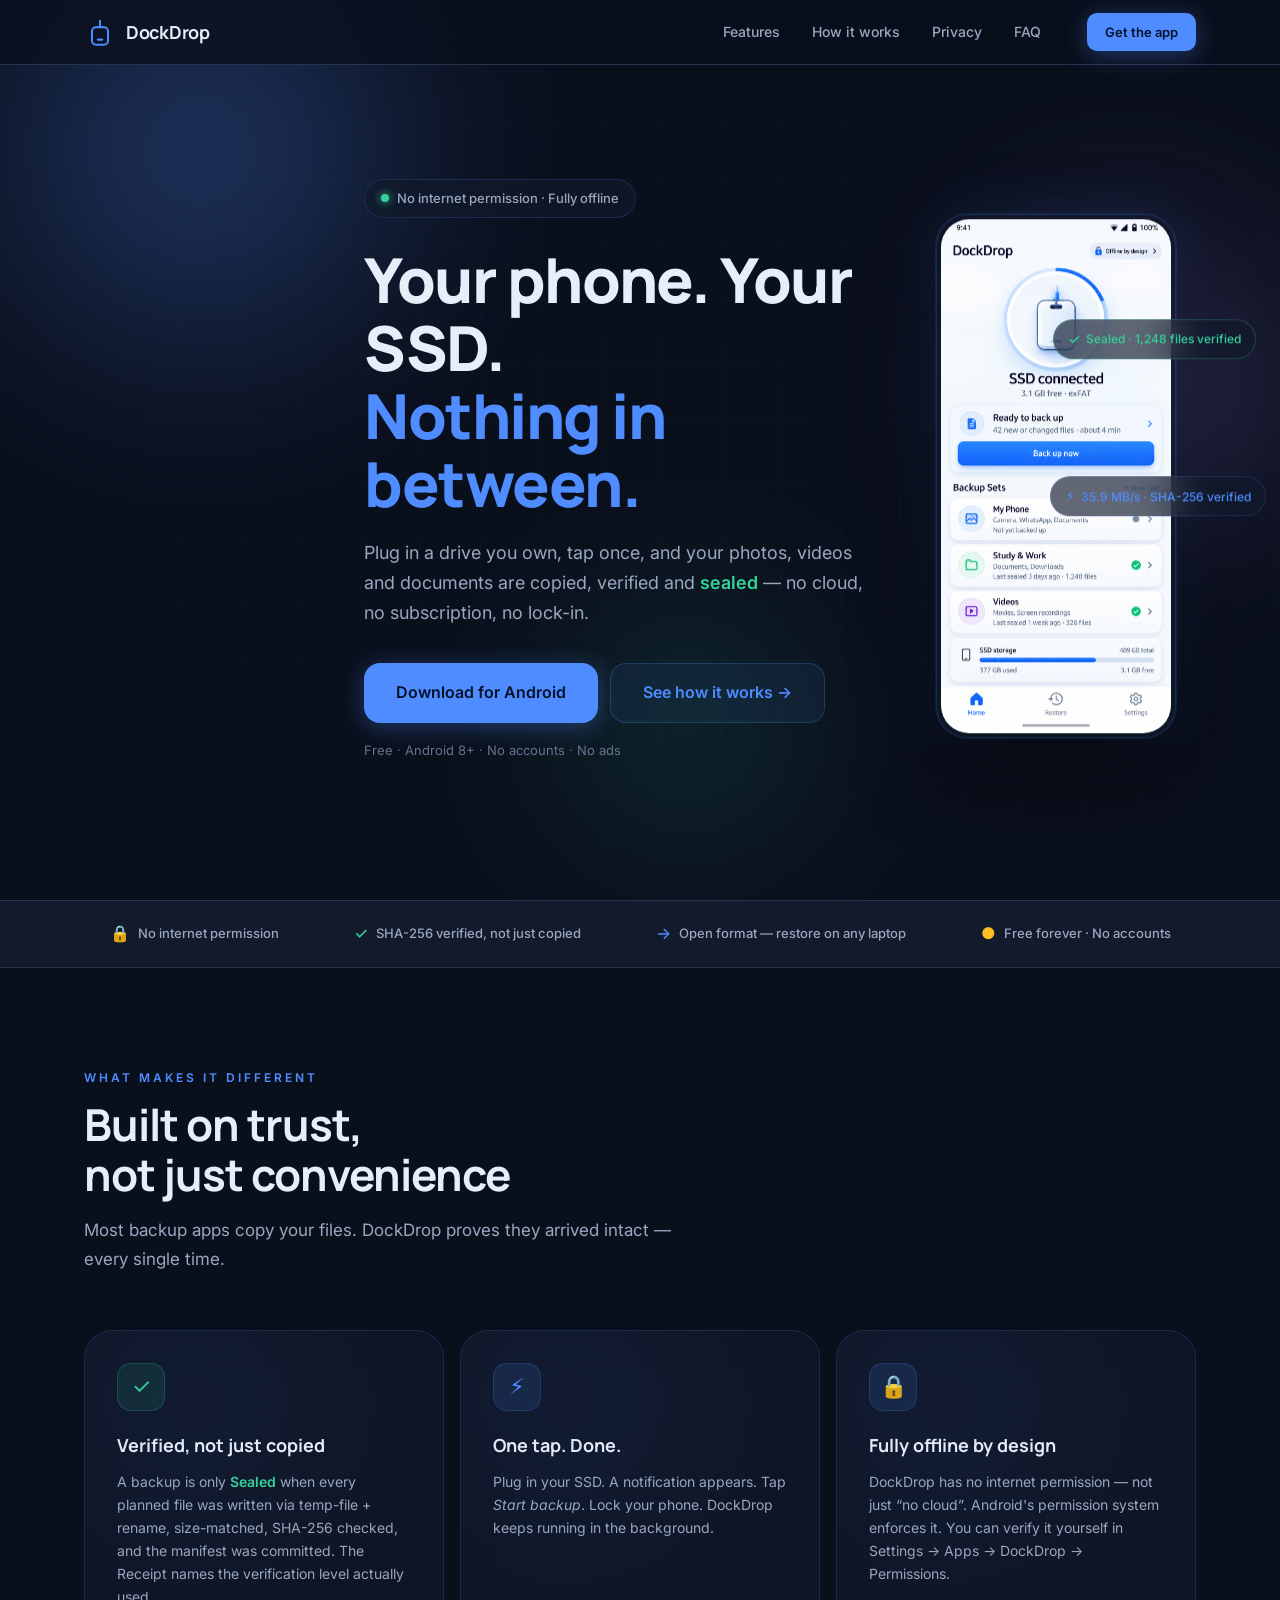
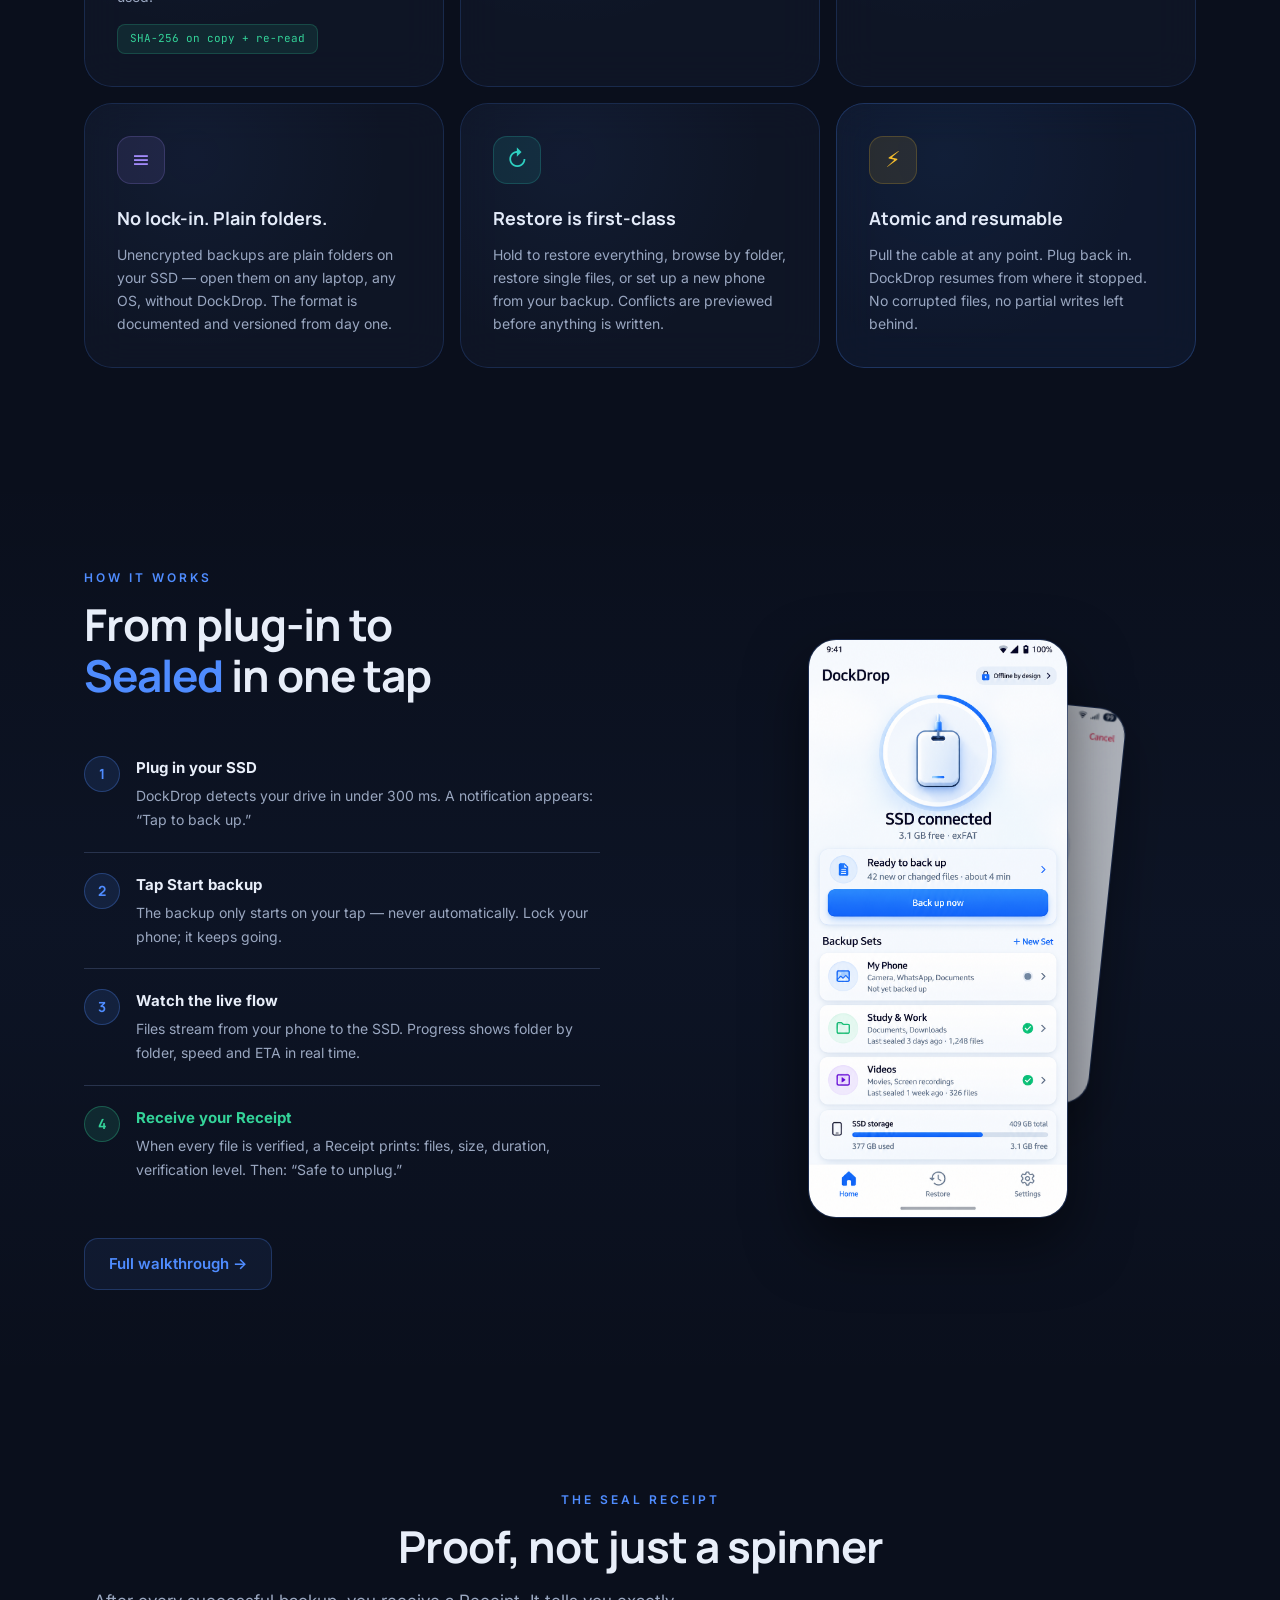
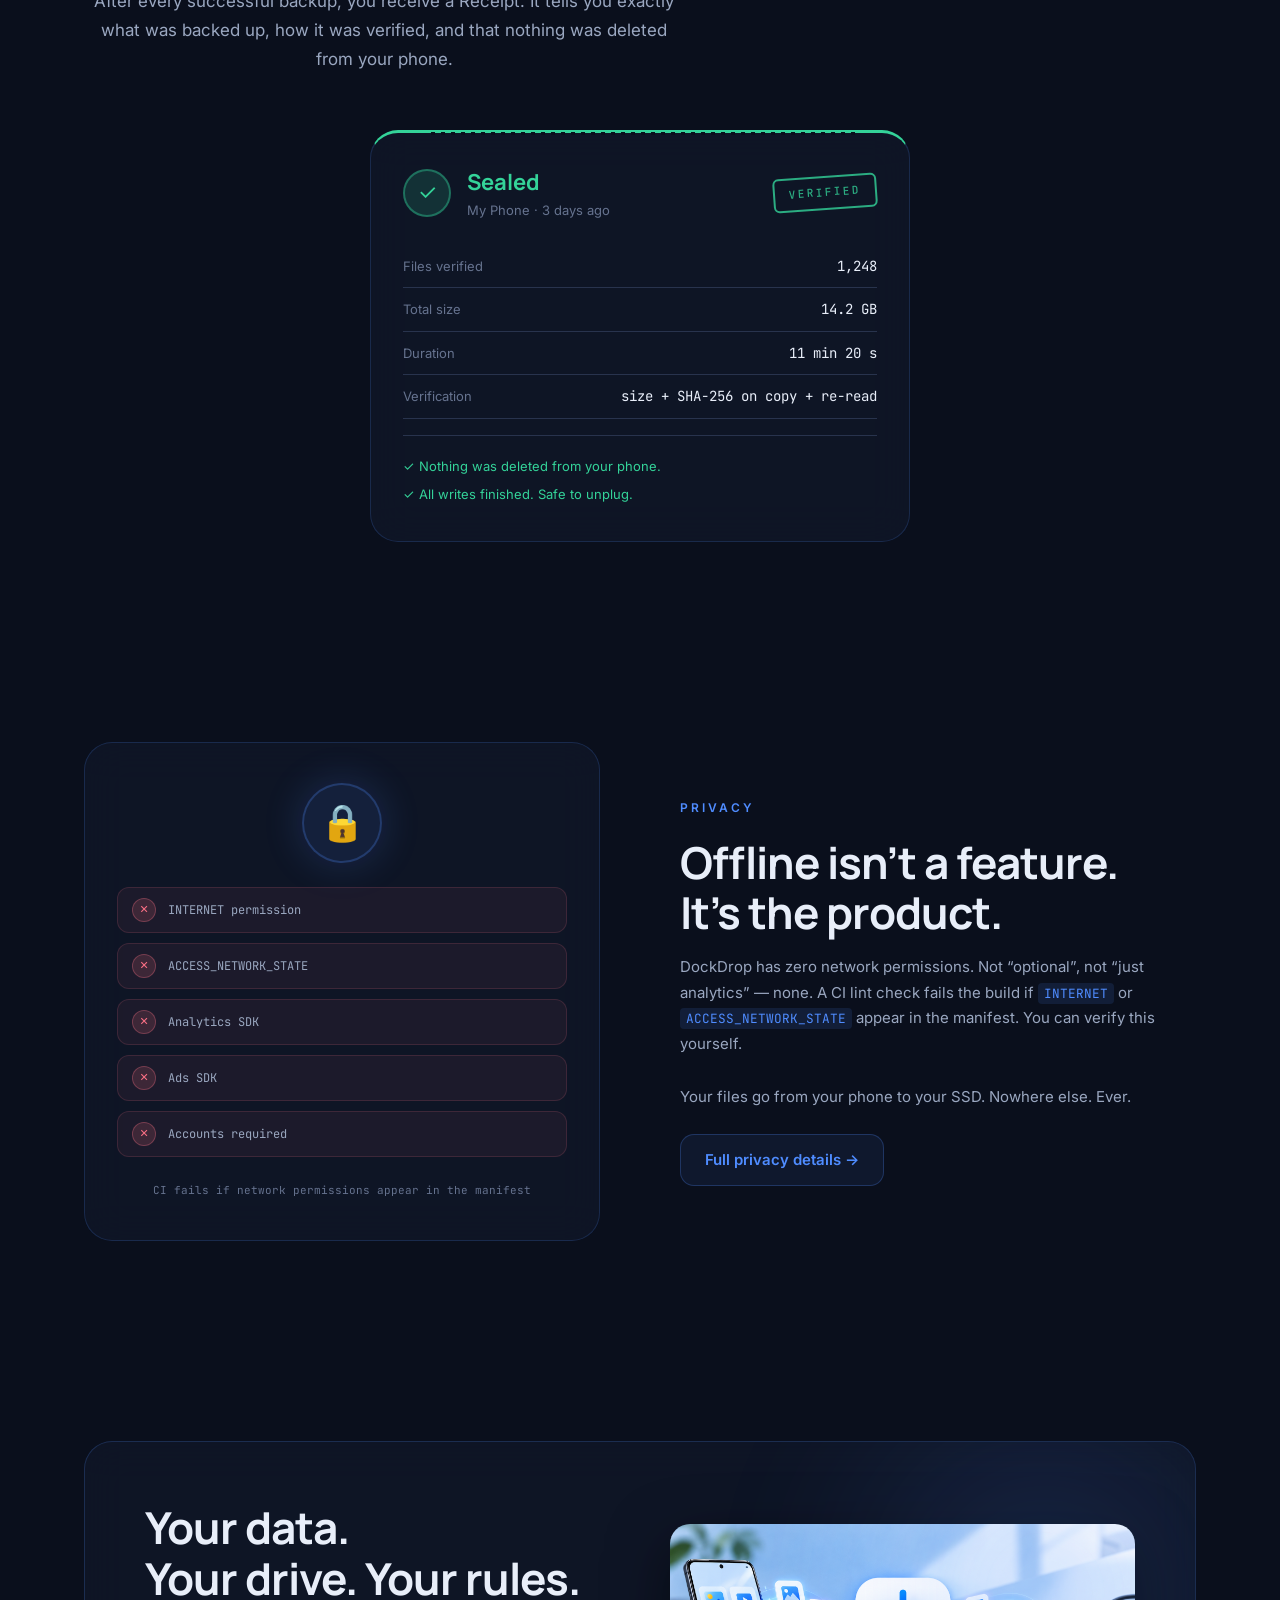
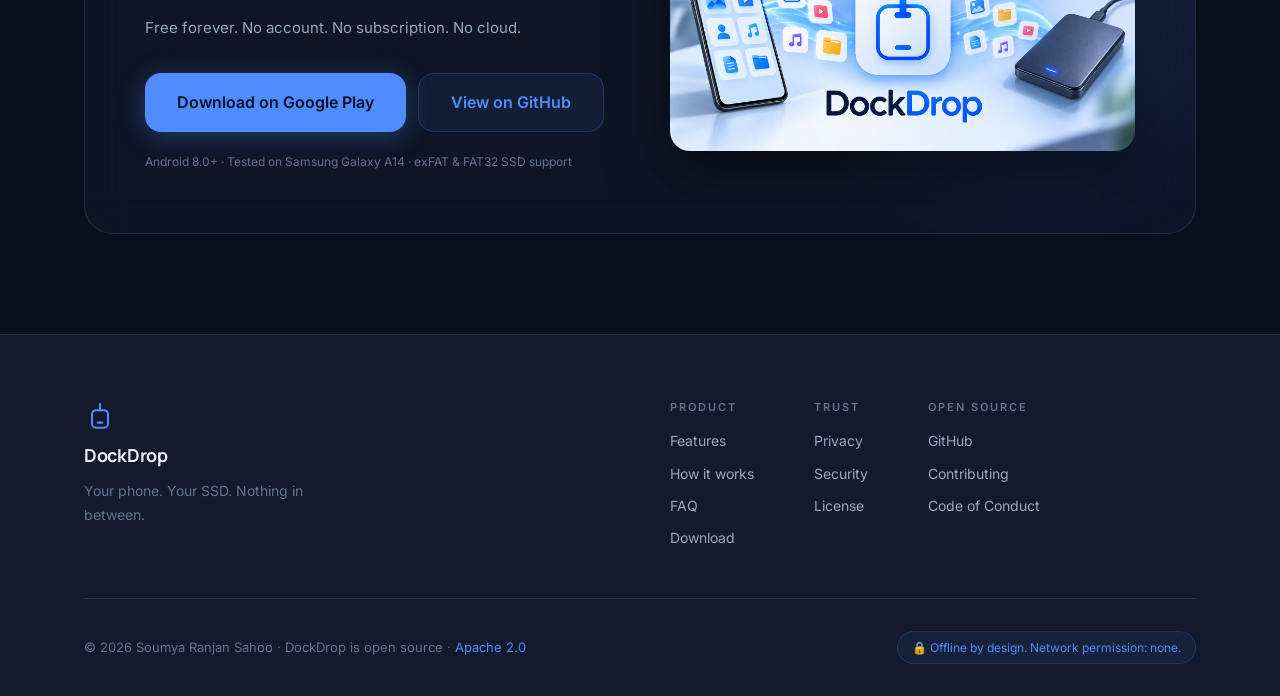
<file: docs/site/index.html>
<!DOCTYPE html>
<html lang="en">
<head>
  <meta charset="UTF-8" />
  <meta name="viewport" content="width=device-width, initial-scale=1.0" />
  <title>DockDrop — Plug in. Back up. Done.</title>
  <meta name="description" content="DockDrop backs up your Android phone to an SSD you own. Plug in your drive, tap once, and your photos, videos and documents are copied, verified and sealed — offline, private, no cloud." />
  <meta property="og:title" content="DockDrop — Plug in. Back up. Done." />
  <meta property="og:description" content="Private, offline, verified Android backup to an SSD you own." />
  <meta property="og:image" content="assets/images/DockDrop_ Seamless Backup Flow.png" />
  <link rel="preconnect" href="https://fonts.googleapis.com" />
  <link rel="preconnect" href="https://fonts.gstatic.com" crossorigin />
  <link href="https://fonts.googleapis.com/css2?family=Manrope:wght@400;600;700;800&family=Inter:wght@400;500;600&family=JetBrains+Mono:wght@500&display=swap" rel="stylesheet" />
  <link rel="stylesheet" href="assets/css/style.css" />
</head>
<body>
  <!-- NAV -->
  <nav class="nav" id="nav">
    <div class="nav-inner">
      <a href="index.html" class="nav-brand">
        <svg class="nav-icon" viewBox="0 0 40 40" fill="none" xmlns="http://www.w3.org/2000/svg">
          <rect x="10" y="14" width="20" height="22" rx="5" stroke="#4F8CFF" stroke-width="2.5"/>
          <rect x="16" y="28" width="8" height="3" rx="1.5" fill="#4F8CFF"/>
          <line x1="20" y1="6" x2="20" y2="14" stroke="#4F8CFF" stroke-width="2.5" stroke-linecap="round"/>
          <line x1="16" y1="14" x2="24" y2="14" stroke="#4F8CFF" stroke-width="2" stroke-linecap="round"/>
        </svg>
        <span class="nav-wordmark">DockDrop</span>
      </a>
      <div class="nav-links">
        <a href="features.html">Features</a>
        <a href="how-it-works.html">How it works</a>
        <a href="privacy.html">Privacy</a>
        <a href="faq.html">FAQ</a>
      </div>
      <a href="#download" class="btn btn-sm btn-primary">Get the app</a>
      <button class="nav-toggle" id="navToggle" aria-label="Toggle menu">
        <span></span><span></span><span></span>
      </button>
    </div>
    <div class="nav-mobile" id="navMobile">
      <a href="features.html">Features</a>
      <a href="how-it-works.html">How it works</a>
      <a href="privacy.html">Privacy</a>
      <a href="faq.html">FAQ</a>
      <a href="#download" class="btn btn-primary">Get the app</a>
    </div>
  </nav>

  <!-- HERO -->
  <section class="hero">
    <div class="hero-bg">
      <div class="orb orb-1"></div>
      <div class="orb orb-2"></div>
      <div class="orb orb-3"></div>
      <div class="grid-overlay"></div>
    </div>
    <div class="container hero-content">
      <div class="hero-badge glass-badge">
        <span class="badge-dot"></span>
        <span>No internet permission &middot; Fully offline</span>
      </div>
      <h1 class="hero-title">Your phone. Your SSD.<br /><span class="accent">Nothing in between.</span></h1>
      <p class="hero-sub">Plug in a drive you own, tap once, and your photos, videos and documents are copied, verified and <span class="sealed-word">sealed</span> &mdash; no cloud, no subscription, no lock-in.</p>
      <div class="hero-actions">
        <a href="#download" class="btn btn-primary btn-lg">Download for Android</a>
        <a href="how-it-works.html" class="btn btn-ghost btn-lg">See how it works &rarr;</a>
      </div>
      <p class="hero-note">Free &middot; Android 8+ &middot; No accounts &middot; No ads</p>
    </div>
    <div class="hero-mockup">
      <div class="phone-frame glass-card">
        <img src="assets/images/DockDrop SSD Backup Dashboard.png" alt="DockDrop home screen showing SSD connected and backup sets" class="phone-screen" />
      </div>
      <div class="phone-badge glass-card badge-seal">
        <span class="badge-check">&#10003;</span>
        <span>Sealed &middot; 1,248 files verified</span>
      </div>
      <div class="phone-badge glass-card badge-speed">
        <span class="badge-bolt">&#9889;</span>
        <span>35.9 MB/s &middot; SHA-256 verified</span>
      </div>
    </div>
  </section>

  <!-- TRUST BAR -->
  <section class="trust-bar">
    <div class="container">
      <div class="trust-items">
        <div class="trust-item">
          <span class="trust-icon">&#128274;</span>
          <span>No internet permission</span>
        </div>
        <div class="trust-item">
          <span class="trust-icon seal-color">&#10003;</span>
          <span>SHA-256 verified, not just copied</span>
        </div>
        <div class="trust-item">
          <span class="trust-icon">&#8594;</span>
          <span>Open format &mdash; restore on any laptop</span>
        </div>
        <div class="trust-item">
          <span class="trust-icon attn-color">&#9679;</span>
          <span>Free forever &middot; No accounts</span>
        </div>
      </div>
    </div>
  </section>

  <!-- FEATURES GRID -->
  <section class="section" id="features">
    <div class="container">
      <div class="section-label">What makes it different</div>
      <h2 class="section-title">Built on trust,<br />not just convenience</h2>
      <p class="section-sub">Most backup apps copy your files. DockDrop proves they arrived intact &mdash; every single time.</p>
      <div class="features-grid">
        <div class="feature-card glass-card feature-card-lg">
          <div class="feature-icon-wrap seal-bg">&#10003;</div>
          <h3 class="feature-title">Verified, not just copied</h3>
          <p class="feature-desc">A backup is only <span class="sealed-word">Sealed</span> when every planned file was written via temp-file + rename, size-matched, SHA-256 checked, and the manifest was committed. The Receipt names the verification level actually used.</p>
          <div class="feature-chip">SHA-256 on copy + re-read</div>
        </div>
        <div class="feature-card glass-card">
          <div class="feature-icon-wrap">&#9889;</div>
          <h3 class="feature-title">One tap. Done.</h3>
          <p class="feature-desc">Plug in your SSD. A notification appears. Tap <em>Start backup</em>. Lock your phone. DockDrop keeps running in the background.</p>
        </div>
        <div class="feature-card glass-card">
          <div class="feature-icon-wrap">&#128274;</div>
          <h3 class="feature-title">Fully offline by design</h3>
          <p class="feature-desc">DockDrop has no internet permission &mdash; not just &ldquo;no cloud&rdquo;. Android's permission system enforces it. You can verify it yourself in Settings &rarr; Apps &rarr; DockDrop &rarr; Permissions.</p>
        </div>
        <div class="feature-card glass-card">
          <div class="feature-icon-wrap purple-icon">&#8801;</div>
          <h3 class="feature-title">No lock-in. Plain folders.</h3>
          <p class="feature-desc">Unencrypted backups are plain folders on your SSD &mdash; open them on any laptop, any OS, without DockDrop. The format is documented and versioned from day one.</p>
        </div>
        <div class="feature-card glass-card">
          <div class="feature-icon-wrap teal-icon">&#8635;</div>
          <h3 class="feature-title">Restore is first-class</h3>
          <p class="feature-desc">Hold to restore everything, browse by folder, restore single files, or set up a new phone from your backup. Conflicts are previewed before anything is written.</p>
        </div>
        <div class="feature-card glass-card feature-card-dark">
          <div class="feature-icon-wrap attn-icon">&#9889;</div>
          <h3 class="feature-title">Atomic and resumable</h3>
          <p class="feature-desc">Pull the cable at any point. Plug back in. DockDrop resumes from where it stopped. No corrupted files, no partial writes left behind.</p>
        </div>
      </div>
    </div>
  </section>

  <!-- HOW IT WORKS PREVIEW -->
  <section class="section how-preview">
    <div class="container">
      <div class="how-layout">
        <div class="how-text">
          <div class="section-label">How it works</div>
          <h2 class="section-title">From plug-in to<br /><span class="accent">Sealed</span> in one tap</h2>
          <div class="steps">
            <div class="step">
              <div class="step-num">1</div>
              <div class="step-body">
                <strong>Plug in your SSD</strong>
                <p>DockDrop detects your drive in under 300 ms. A notification appears: &ldquo;Tap to back up.&rdquo;</p>
              </div>
            </div>
            <div class="step">
              <div class="step-num">2</div>
              <div class="step-body">
                <strong>Tap Start backup</strong>
                <p>The backup only starts on your tap &mdash; never automatically. Lock your phone; it keeps going.</p>
              </div>
            </div>
            <div class="step">
              <div class="step-num">3</div>
              <div class="step-body">
                <strong>Watch the live flow</strong>
                <p>Files stream from your phone to the SSD. Progress shows folder by folder, speed and ETA in real time.</p>
              </div>
            </div>
            <div class="step">
              <div class="step-num step-seal">4</div>
              <div class="step-body">
                <strong class="step-seal-text">Receive your Receipt</strong>
                <p>When every file is verified, a Receipt prints: files, size, duration, verification level. Then: &ldquo;Safe to unplug.&rdquo;</p>
              </div>
            </div>
          </div>
          <a href="how-it-works.html" class="btn btn-ghost">Full walkthrough &rarr;</a>
        </div>
        <div class="how-screens">
          <div class="screen-stack">
            <div class="screen-card glass-card screen-back">
              <img src="assets/images/Minimal Restore Progress Screen.png" alt="DockDrop restore progress screen" />
            </div>
            <div class="screen-card glass-card screen-front">
              <img src="assets/images/DockDrop SSD Backup Dashboard.png" alt="DockDrop dashboard screen" />
            </div>
          </div>
        </div>
      </div>
    </div>
  </section>

  <!-- RECEIPT DEMO -->
  <section class="section receipts-section">
    <div class="container">
      <div class="section-label">The Seal Receipt</div>
      <h2 class="section-title">Proof, not just a spinner</h2>
      <p class="section-sub">After every successful backup, you receive a Receipt. It tells you exactly what was backed up, how it was verified, and that nothing was deleted from your phone.</p>
      <div class="receipt-demo glass-card">
        <div class="receipt-header">
          <div class="receipt-seal-icon">&#10003;</div>
          <div>
            <div class="receipt-title">Sealed</div>
            <div class="receipt-sub">My Phone &middot; 3 days ago</div>
          </div>
          <div class="receipt-stamp">VERIFIED</div>
        </div>
        <div class="receipt-body">
          <div class="receipt-row">
            <span class="receipt-label">Files verified</span>
            <span class="receipt-val mono">1,248</span>
          </div>
          <div class="receipt-row">
            <span class="receipt-label">Total size</span>
            <span class="receipt-val mono">14.2 GB</span>
          </div>
          <div class="receipt-row">
            <span class="receipt-label">Duration</span>
            <span class="receipt-val mono">11 min 20 s</span>
          </div>
          <div class="receipt-row">
            <span class="receipt-label">Verification</span>
            <span class="receipt-val mono">size + SHA-256 on copy + re-read</span>
          </div>
          <div class="receipt-divider"></div>
          <div class="receipt-note">&#10003; Nothing was deleted from your phone.</div>
          <div class="receipt-note">&#10003; All writes finished. Safe to unplug.</div>
        </div>
      </div>
    </div>
  </section>

  <!-- PRIVACY -->
  <section class="section privacy-section">
    <div class="container">
      <div class="privacy-layout">
        <div class="privacy-visual glass-card">
          <div class="privacy-icon-ring">&#128274;</div>
          <div class="privacy-badge-list">
            <div class="privacy-badge"><div class="privacy-badge-icon deny">&#10005;</div><span>INTERNET permission</span></div>
            <div class="privacy-badge"><div class="privacy-badge-icon deny">&#10005;</div><span>ACCESS_NETWORK_STATE</span></div>
            <div class="privacy-badge"><div class="privacy-badge-icon deny">&#10005;</div><span>Analytics SDK</span></div>
            <div class="privacy-badge"><div class="privacy-badge-icon deny">&#10005;</div><span>Ads SDK</span></div>
            <div class="privacy-badge"><div class="privacy-badge-icon deny">&#10005;</div><span>Accounts required</span></div>
          </div>
          <p class="privacy-caption mono">CI fails if network permissions appear in the manifest</p>
        </div>
        <div class="privacy-text">
          <div class="section-label">Privacy</div>
          <h2 class="section-title">Offline isn&rsquo;t a feature.<br />It&rsquo;s the product.</h2>
          <p>DockDrop has zero network permissions. Not &ldquo;optional&rdquo;, not &ldquo;just analytics&rdquo; &mdash; none. A CI lint check fails the build if <code>INTERNET</code> or <code>ACCESS_NETWORK_STATE</code> appear in the manifest. You can verify this yourself.</p>
          <p>Your files go from your phone to your SSD. Nowhere else. Ever.</p>
          <a href="privacy.html" class="btn btn-ghost">Full privacy details &rarr;</a>
        </div>
      </div>
    </div>
  </section>

  <!-- DOWNLOAD -->
  <section class="section download-section" id="download">
    <div class="container">
      <div class="download-inner glass-card">
        <div class="orb orb-dl"></div>
        <div class="download-text">
          <h2 class="section-title">Your data.<br />Your drive. Your rules.</h2>
          <p class="section-sub">Free forever. No account. No subscription. No cloud.</p>
          <div class="download-actions">
            <a href="#" class="btn btn-primary btn-lg">Download on Google Play</a>
            <a href="https://github.com/i-soumya18/DockDrop" class="btn btn-ghost btn-lg" target="_blank" rel="noopener">View on GitHub</a>
          </div>
          <p class="download-note">Android 8.0+ &middot; Tested on Samsung Galaxy A14 &middot; exFAT &amp; FAT32 SSD support</p>
        </div>
        <div class="download-visual">
          <img src="assets/images/DockDrop_ Seamless Backup Flow.png" alt="DockDrop app with phone, SSD and file flow" class="download-img" />
        </div>
      </div>
    </div>
  </section>

  <!-- FOOTER -->
  <footer class="footer">
    <div class="container">
      <div class="footer-top">
        <div class="footer-brand">
          <svg class="nav-icon" viewBox="0 0 40 40" fill="none"><rect x="10" y="14" width="20" height="22" rx="5" stroke="#4F8CFF" stroke-width="2.5"/><rect x="16" y="28" width="8" height="3" rx="1.5" fill="#4F8CFF"/><line x1="20" y1="6" x2="20" y2="14" stroke="#4F8CFF" stroke-width="2.5" stroke-linecap="round"/></svg>
          <span class="nav-wordmark">DockDrop</span>
          <p class="footer-tagline">Your phone. Your SSD. Nothing in between.</p>
        </div>
        <div class="footer-links-grid">
          <div class="footer-col">
            <div class="footer-col-title">Product</div>
            <a href="features.html">Features</a>
            <a href="how-it-works.html">How it works</a>
            <a href="faq.html">FAQ</a>
            <a href="#download">Download</a>
          </div>
          <div class="footer-col">
            <div class="footer-col-title">Trust</div>
            <a href="privacy.html">Privacy</a>
            <a href="https://github.com/i-soumya18/DockDrop/blob/main/SECURITY.md" target="_blank" rel="noopener">Security</a>
            <a href="https://github.com/i-soumya18/DockDrop/blob/main/LICENSE" target="_blank" rel="noopener">License</a>
          </div>
          <div class="footer-col">
            <div class="footer-col-title">Open Source</div>
            <a href="https://github.com/i-soumya18/DockDrop" target="_blank" rel="noopener">GitHub</a>
            <a href="https://github.com/i-soumya18/DockDrop/blob/main/CONTRIBUTING.md" target="_blank" rel="noopener">Contributing</a>
            <a href="https://github.com/i-soumya18/DockDrop/blob/main/CODE_OF_CONDUCT.md" target="_blank" rel="noopener">Code of Conduct</a>
          </div>
        </div>
      </div>
      <div class="footer-bottom">
        <p class="footer-copy">&copy; 2026 Soumya Ranjan Sahoo &middot; DockDrop is open source &middot; <a href="https://github.com/i-soumya18/DockDrop/blob/main/LICENSE">Apache 2.0</a></p>
        <div class="footer-trust-chip">&#128274; Offline by design. Network permission: none.</div>
      </div>
    </div>
  </footer>

  <script src="assets/js/main.js"></script>
</body>
</html>
</file>
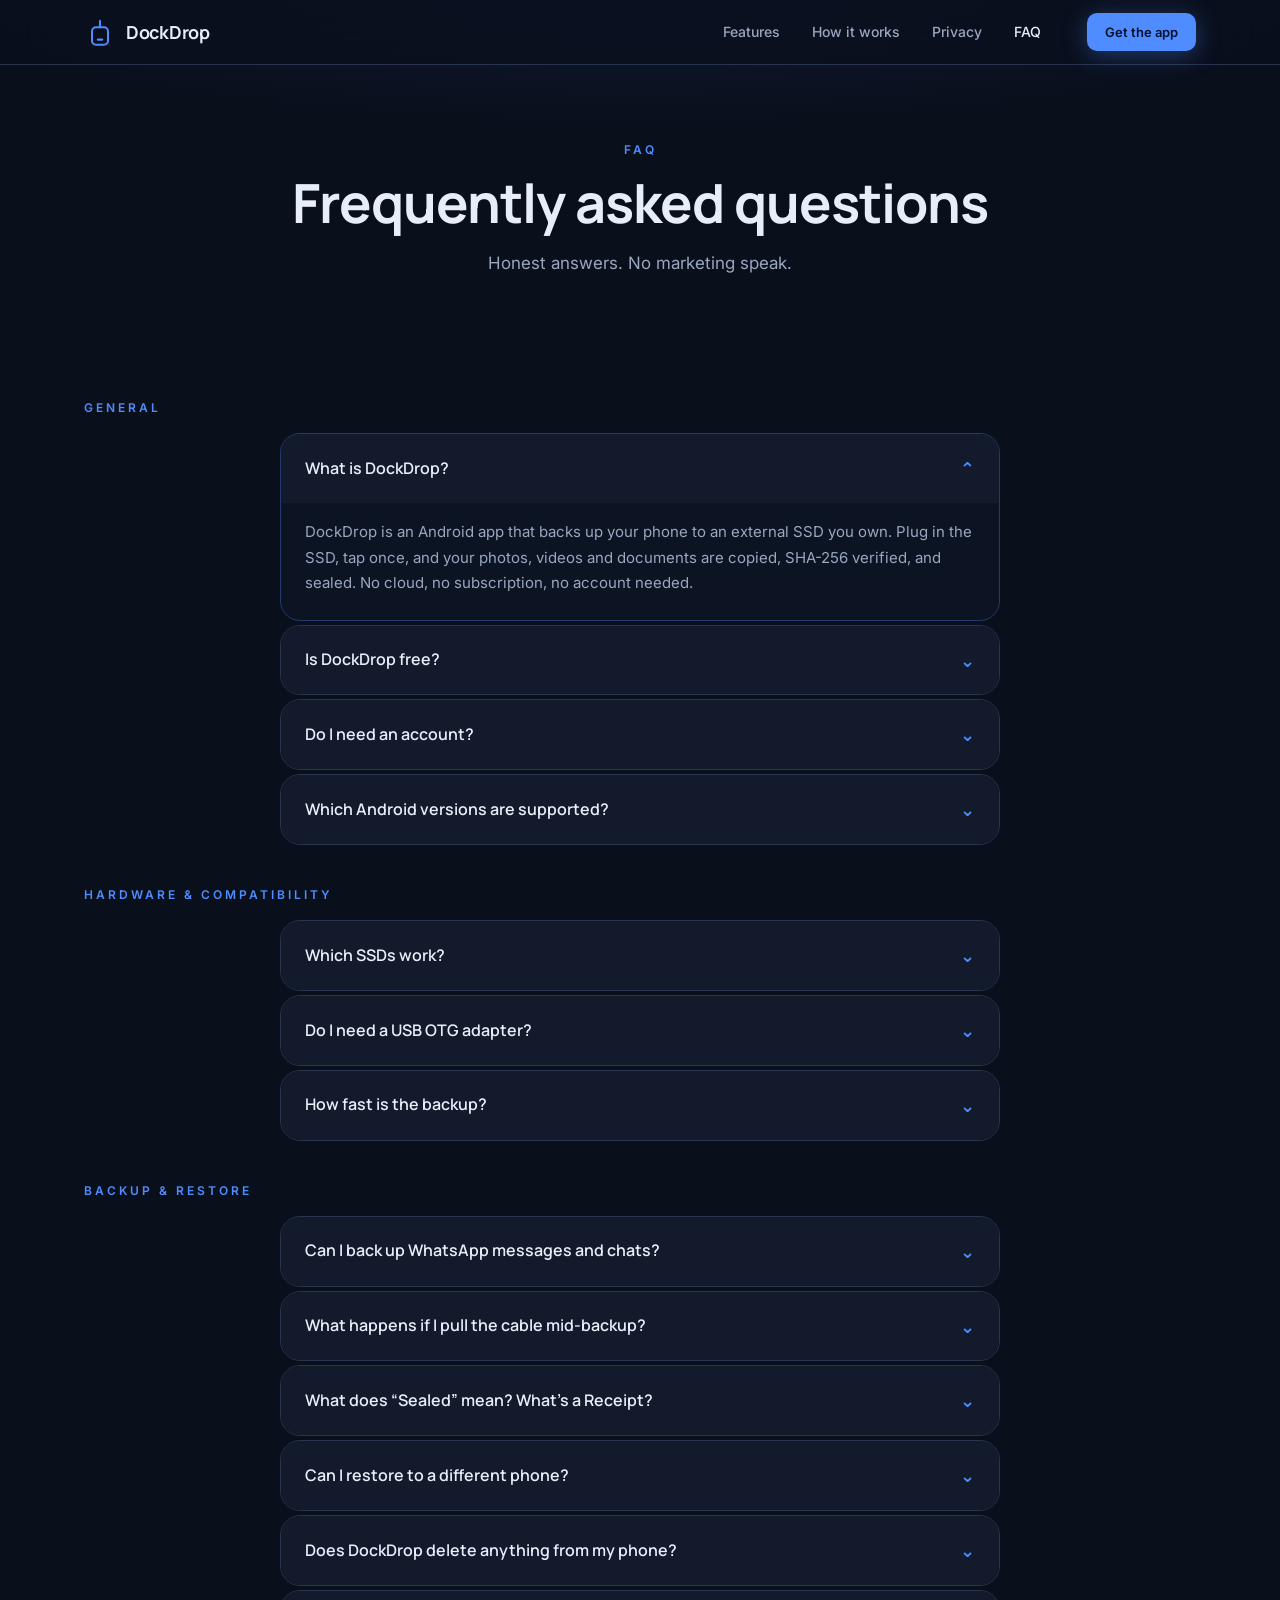
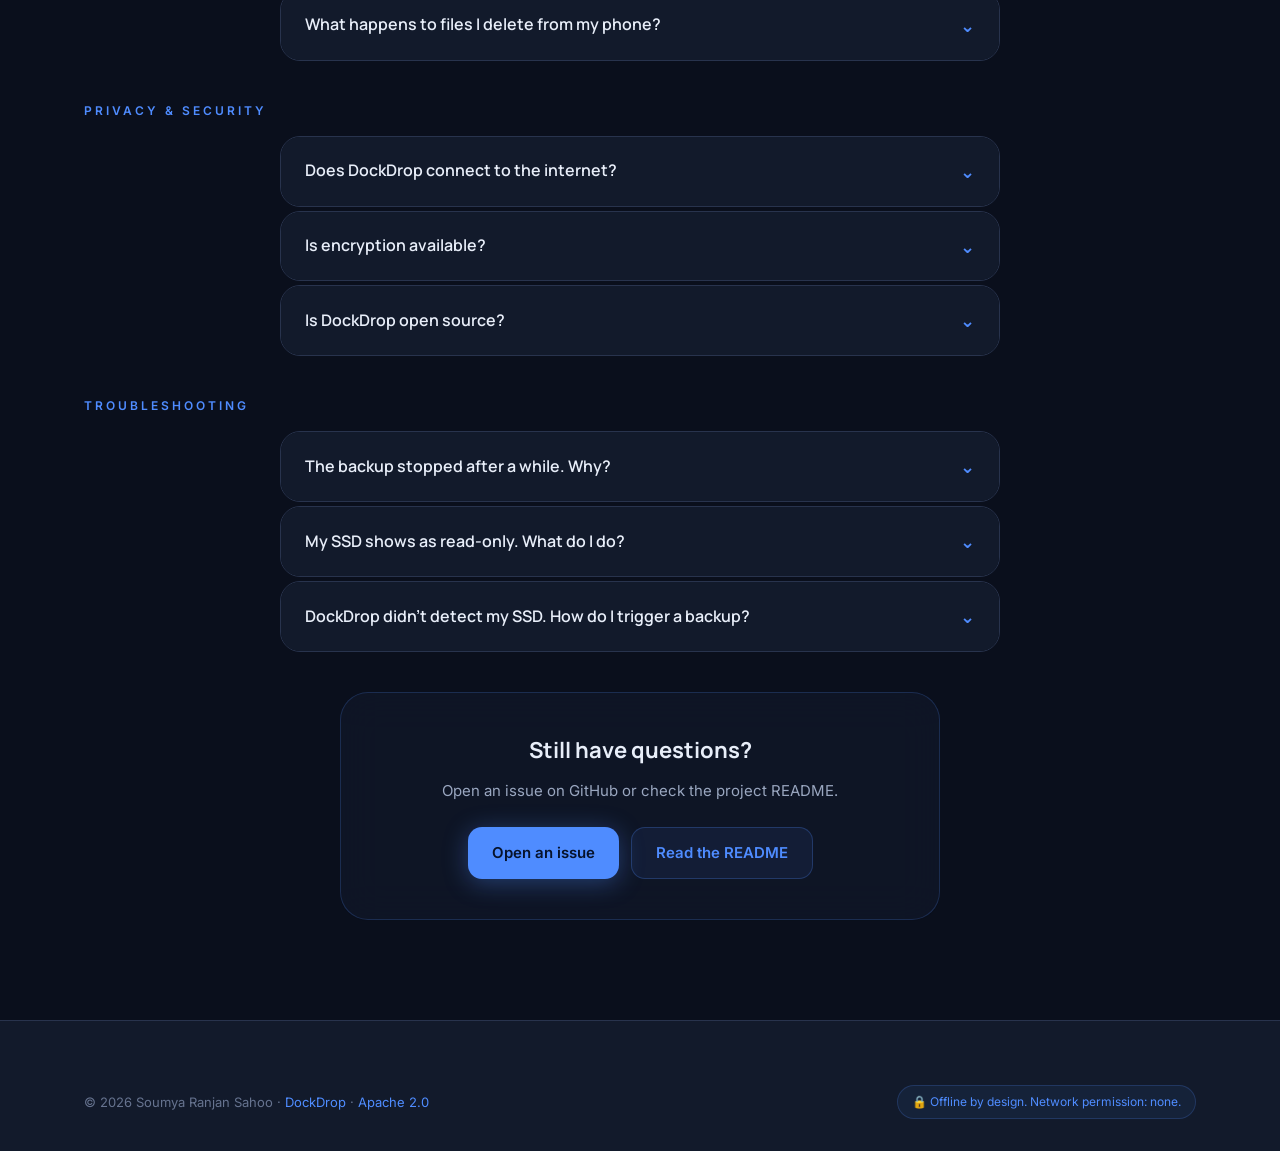
<file: docs/site/faq.html>
<!DOCTYPE html>
<html lang="en">
<head>
  <meta charset="UTF-8" />
  <meta name="viewport" content="width=device-width, initial-scale=1.0" />
  <title>FAQ — DockDrop</title>
  <meta name="description" content="Frequently asked questions about DockDrop: what SSDs are supported, how verification works, WhatsApp backup, encryption, and more." />
  <link rel="preconnect" href="https://fonts.googleapis.com" />
  <link rel="preconnect" href="https://fonts.gstatic.com" crossorigin />
  <link href="https://fonts.googleapis.com/css2?family=Manrope:wght@400;600;700;800&family=Inter:wght@400;500;600&family=JetBrains+Mono:wght@500&display=swap" rel="stylesheet" />
  <link rel="stylesheet" href="assets/css/style.css" />
</head>
<body>
  <nav class="nav" id="nav">
    <div class="nav-inner">
      <a href="index.html" class="nav-brand">
        <svg class="nav-icon" viewBox="0 0 40 40" fill="none"><rect x="10" y="14" width="20" height="22" rx="5" stroke="#4F8CFF" stroke-width="2.5"/><rect x="16" y="28" width="8" height="3" rx="1.5" fill="#4F8CFF"/><line x1="20" y1="6" x2="20" y2="14" stroke="#4F8CFF" stroke-width="2.5" stroke-linecap="round"/></svg>
        <span class="nav-wordmark">DockDrop</span>
      </a>
      <div class="nav-links">
        <a href="features.html">Features</a>
        <a href="how-it-works.html">How it works</a>
        <a href="privacy.html">Privacy</a>
        <a href="faq.html" style="color:var(--text-primary)">FAQ</a>
      </div>
      <a href="index.html#download" class="btn btn-sm btn-primary">Get the app</a>
      <button class="nav-toggle" id="navToggle" aria-label="Toggle menu"><span></span><span></span><span></span></button>
    </div>
    <div class="nav-mobile" id="navMobile">
      <a href="features.html">Features</a>
      <a href="how-it-works.html">How it works</a>
      <a href="privacy.html">Privacy</a>
      <a href="faq.html">FAQ</a>
      <a href="index.html#download" class="btn btn-primary">Get the app</a>
    </div>
  </nav>

  <section class="section page-hero" style="background: radial-gradient(ellipse 80% 50% at 50% 0%, rgba(79,140,255,0.08) 0%, transparent 70%);">
    <div class="container">
      <div class="section-label">FAQ</div>
      <h1 class="section-title">Frequently asked questions</h1>
      <p class="section-sub" style="margin:16px auto 0;">Honest answers. No marketing speak.</p>
    </div>
  </section>

  <section class="section" style="padding-top:40px;">
    <div class="container">

      <div style="margin-bottom:40px;">
        <div class="section-label" style="margin-bottom:16px;">General</div>
        <div class="faq-list">
          <div class="faq-item open">
            <div class="faq-q" id="fq1">
              What is DockDrop?
              <span class="faq-arrow">&#8964;</span>
            </div>
            <div class="faq-a">
              <p>DockDrop is an Android app that backs up your phone to an external SSD you own. Plug in the SSD, tap once, and your photos, videos and documents are copied, SHA-256 verified, and sealed. No cloud, no subscription, no account needed.</p>
            </div>
          </div>
          <div class="faq-item">
            <div class="faq-q" id="fq2">
              Is DockDrop free?
              <span class="faq-arrow">&#8964;</span>
            </div>
            <div class="faq-a">
              <p>Yes. DockDrop is free, with no in-app purchases, no premium tier, no subscription. It&rsquo;s open source under Apache 2.0. There are no ads and no analytics.</p>
            </div>
          </div>
          <div class="faq-item">
            <div class="faq-q" id="fq3">
              Do I need an account?
              <span class="faq-arrow">&#8964;</span>
            </div>
            <div class="faq-a">
              <p>No. DockDrop has no accounts, no sign-in, no cloud sync. Your backup lives on your SSD. Nothing is sent anywhere.</p>
            </div>
          </div>
          <div class="faq-item">
            <div class="faq-q" id="fq4">
              Which Android versions are supported?
              <span class="faq-arrow">&#8964;</span>
            </div>
            <div class="faq-a">
              <p>DockDrop supports Android 8.0 (API 26) and above. It targets Android 15 (API 35). The reference test device is a Samsung Galaxy A14 running One UI 7.0 / Android 15. Samsung battery optimization behavior is specifically addressed in the onboarding.</p>
            </div>
          </div>
        </div>
      </div>

      <div style="margin-bottom:40px;">
        <div class="section-label" style="margin-bottom:16px;">Hardware &amp; Compatibility</div>
        <div class="faq-list">
          <div class="faq-item">
            <div class="faq-q" id="fq5">
              Which SSDs work?
              <span class="faq-arrow">&#8964;</span>
            </div>
            <div class="faq-a">
              <p>Any USB-C external SSD or flash drive formatted as <strong>exFAT</strong> (recommended) or FAT32 should work. DockDrop was verified on a Hikvision 128 GB exFAT SSD on a Samsung Galaxy A14.</p>
              <p style="margin-top:8px;"><strong>NTFS drives often appear as read-only on Android</strong> &mdash; DockDrop will detect this and show an amber warning. Reformatting to exFAT resolves it. FAT32 works but has a 4 GB file size limit. DockDrop checks write access with a test write before starting any backup.</p>
            </div>
          </div>
          <div class="faq-item">
            <div class="faq-q" id="fq6">
              Do I need a USB OTG adapter?
              <span class="faq-arrow">&#8964;</span>
            </div>
            <div class="faq-a">
              <p>If your phone and SSD both have USB-C, a direct cable usually works. If your SSD is USB-A, you&rsquo;ll need a USB-A to USB-C OTG adapter. DockDrop doesn&rsquo;t require any specific adapter &mdash; it uses Android&rsquo;s standard USB host stack.</p>
            </div>
          </div>
          <div class="faq-item">
            <div class="faq-q" id="fq7">
              How fast is the backup?
              <span class="faq-arrow">&#8964;</span>
            </div>
            <div class="faq-a">
              <p>Measured on a Samsung Galaxy A14 with a Hikvision exFAT SSD via USB-C:</p>
              <ul style="margin-top:8px; padding-left:20px; color:var(--text-secondary); font-size:14px; line-height:2;">
                <li>Sequential write (1 GB): <strong>35.9 MB/s</strong></li>
                <li>Small files (2,000 &times; 100 KB): <strong>2.24 MB/s / 23 files/s</strong></li>
                <li>Mixed real data (2.4 GB): <strong>14.6 MB/s / 14 files/s</strong></li>
              </ul>
              <p style="margin-top:8px;">A first 20 GB backup (copy + SHA-256 on copy + re-read) takes roughly 23&ndash;38 minutes. Subsequent backups of unchanged data complete in seconds (zero bytes copied).</p>
            </div>
          </div>
        </div>
      </div>

      <div style="margin-bottom:40px;">
        <div class="section-label" style="margin-bottom:16px;">Backup &amp; Restore</div>
        <div class="faq-list">
          <div class="faq-item">
            <div class="faq-q" id="fq8">
              Can I back up WhatsApp messages and chats?
              <span class="faq-arrow">&#8964;</span>
            </div>
            <div class="faq-a">
              <p><strong>No.</strong> DockDrop can back up WhatsApp Media (photos, videos, documents sent/received) from <code>Android/media/com.whatsapp/WhatsApp/Media</code>. However, WhatsApp&rsquo;s chat database, message history, and call logs live in <code>Android/data/com.whatsapp/</code>, which Android blocks all third-party apps from accessing. This is an Android OS restriction, not a DockDrop limitation. The same applies to every app&rsquo;s private data folder.</p>
            </div>
          </div>
          <div class="faq-item">
            <div class="faq-q" id="fq9">
              What happens if I pull the cable mid-backup?
              <span class="faq-arrow">&#8964;</span>
            </div>
            <div class="faq-a">
              <p>DockDrop writes a journal checkpoint and posts a notification: &ldquo;Backup interrupted at 63%. Plug the SSD back in to resume.&rdquo; When you reconnect, DockDrop reads the journal and picks up from where it stopped. The final result is byte-identical to a backup that ran uninterrupted. No <code>.part</code> files are left behind. The committed manifest generation from the previous run remains valid and intact.</p>
            </div>
          </div>
          <div class="faq-item">
            <div class="faq-q" id="fq10">
              What does &ldquo;Sealed&rdquo; mean? What&rsquo;s a Receipt?
              <span class="faq-arrow">&#8964;</span>
            </div>
            <div class="faq-a">
              <p><strong>Sealed</strong> means every planned file was: written via temp-file + rename (atomic), size-matched on write, SHA-256 hashed during copy, re-read from the SSD and the hash matched, and the manifest generation was committed with a checksum. Only then does DockDrop show the green check.</p>
              <p style="margin-top:8px;">The <strong>Receipt</strong> is a summary card showing: number of files, total size, duration, and the exact verification level used (e.g. &ldquo;size + SHA-256 on copy + re-read&rdquo;). It always says &ldquo;Nothing was deleted from your phone.&rdquo; You can share it as plain text.</p>
            </div>
          </div>
          <div class="faq-item">
            <div class="faq-q" id="fq11">
              Can I restore to a different phone?
              <span class="faq-arrow">&#8964;</span>
            </div>
            <div class="faq-a">
              <p>Yes. Install DockDrop on the new phone, plug in the SSD, and DockDrop will detect the backup automatically and offer to restore it. It maps each source folder to the new phone&rsquo;s folder structure and guides you through granting permissions. You can also restore without DockDrop at all by opening the plain folders on any laptop.</p>
            </div>
          </div>
          <div class="faq-item">
            <div class="faq-q" id="fq12">
              Does DockDrop delete anything from my phone?
              <span class="faq-arrow">&#8964;</span>
            </div>
            <div class="faq-a">
              <p><strong>Never.</strong> A Drop never modifies or deletes anything on your phone. DockDrop is read-only on the phone side. The Receipt always confirms: &ldquo;Nothing was deleted from your phone.&rdquo;</p>
            </div>
          </div>
          <div class="faq-item">
            <div class="faq-q" id="fq13">
              What happens to files I delete from my phone?
              <span class="faq-arrow">&#8964;</span>
            </div>
            <div class="faq-a">
              <p>By default (deletion policy: &ldquo;Keep them on the SSD&rdquo;), files deleted from your phone are moved to a <code>_deleted/&lt;SetName&gt;/&lt;date&gt;/</code> folder on your SSD. They are never removed unless you choose &ldquo;Mirror exactly&rdquo; mode or set a &ldquo;Keep for N days&rdquo; policy. Mirror mode has a mass-delete guard: if more than 20% of a Set&rsquo;s files or 500 files would be removed in one run, the Drop stops and shows you the list first.</p>
            </div>
          </div>
        </div>
      </div>

      <div style="margin-bottom:40px;">
        <div class="section-label" style="margin-bottom:16px;">Privacy &amp; Security</div>
        <div class="faq-list">
          <div class="faq-item">
            <div class="faq-q" id="fq14">
              Does DockDrop connect to the internet?
              <span class="faq-arrow">&#8964;</span>
            </div>
            <div class="faq-a">
              <p><strong>No. Never.</strong> DockDrop declares no <code>INTERNET</code> permission in its AndroidManifest.xml. Android&rsquo;s permission system makes it impossible for the app to open network connections. This is enforced automatically &mdash; a CI lint check fails the build if <code>INTERNET</code> or <code>ACCESS_NETWORK_STATE</code> ever appear. You can verify: Settings &rarr; Apps &rarr; DockDrop &rarr; Permissions.</p>
            </div>
          </div>
          <div class="faq-item">
            <div class="faq-q" id="fq15">
              Is encryption available?
              <span class="faq-arrow">&#8964;</span>
            </div>
            <div class="faq-a">
              <p>Yes, as an optional per-Set feature. DockDrop uses AES-256-GCM chunked streaming encryption with scrypt/Argon2id key derivation. You set a passphrase and get a recovery key. Both are required to restore an encrypted backup on a new device. DockDrop tells you this upfront &mdash; if you lose both, the backup cannot be opened.</p>
              <p style="margin-top:8px;">Encryption is <strong>off by default</strong>. Unencrypted backups are plain folders readable on any laptop without DockDrop.</p>
            </div>
          </div>
          <div class="faq-item">
            <div class="faq-q" id="fq16">
              Is DockDrop open source?
              <span class="faq-arrow">&#8964;</span>
            </div>
            <div class="faq-a">
              <p>Yes. DockDrop is open source under the <a href="https://github.com/i-soumya18/DockDrop/blob/main/LICENSE" target="_blank" rel="noopener">Apache 2.0 license</a>. You can read every line of code, the AndroidManifest.xml, and the CI configuration on <a href="https://github.com/i-soumya18/DockDrop" target="_blank" rel="noopener">GitHub</a>.</p>
            </div>
          </div>
        </div>
      </div>

      <div style="margin-bottom:40px;">
        <div class="section-label" style="margin-bottom:16px;">Troubleshooting</div>
        <div class="faq-list">
          <div class="faq-item">
            <div class="faq-q" id="fq17">
              The backup stopped after a while. Why?
              <span class="faq-arrow">&#8964;</span>
            </div>
            <div class="faq-a">
              <p>Android limits certain foreground services to 6 hours per 24-hour period. If DockDrop approaches the limit, it saves a journal checkpoint and posts a &ldquo;Continue backup?&rdquo; notification. Tap it to resume from exactly where it stopped. On Samsung devices with aggressive battery optimization, you may need to follow the in-app Samsung battery guidance (Settings &rarr; Keep running) to let DockDrop finish with the screen off.</p>
            </div>
          </div>
          <div class="faq-item">
            <div class="faq-q" id="fq18">
              My SSD shows as read-only. What do I do?
              <span class="faq-arrow">&#8964;</span>
            </div>
            <div class="faq-a">
              <p>This usually means the SSD is formatted as <strong>NTFS</strong>, which Android can read but not write. DockDrop detects this and shows an amber warning. <strong>Reformat the SSD to exFAT</strong> on your computer &mdash; it works on Windows, Mac, and Android. exFAT has no file size limits and is the recommended format for external SSDs used with Android.</p>
            </div>
          </div>
          <div class="faq-item">
            <div class="faq-q" id="fq19">
              DockDrop didn&rsquo;t detect my SSD. How do I trigger a backup?
              <span class="faq-arrow">&#8964;</span>
            </div>
            <div class="faq-a">
              <p>If the automatic USB notification didn&rsquo;t appear, check that you granted DockDrop USB device access in the system dialog. You can also trigger a backup manually using the Quick Settings tile (&ldquo;Back up now&rdquo;) or by opening DockDrop directly and tapping &ldquo;Back up now&rdquo; from the home screen.</p>
            </div>
          </div>
        </div>
      </div>

      <div class="glass-card reveal" style="padding:40px; text-align:center; max-width:600px; margin:0 auto; border:1px solid rgba(79,140,255,0.2);">
        <h3 style="font-family:var(--font-display); font-size:22px; color:var(--text-primary); margin-bottom:10px;">Still have questions?</h3>
        <p style="font-size:15px; margin-bottom:24px;">Open an issue on GitHub or check the project README.</p>
        <div style="display:flex; gap:12px; justify-content:center; flex-wrap:wrap;">
          <a href="https://github.com/i-soumya18/DockDrop/issues" target="_blank" rel="noopener" class="btn btn-primary">Open an issue</a>
          <a href="https://github.com/i-soumya18/DockDrop/blob/main/README.md" target="_blank" rel="noopener" class="btn btn-ghost">Read the README</a>
        </div>
      </div>
    </div>
  </section>

  <footer class="footer">
    <div class="container">
      <div class="footer-bottom">
        <p class="footer-copy">&copy; 2026 Soumya Ranjan Sahoo &middot; <a href="index.html">DockDrop</a> &middot; <a href="https://github.com/i-soumya18/DockDrop/blob/main/LICENSE">Apache 2.0</a></p>
        <div class="footer-trust-chip">&#128274; Offline by design. Network permission: none.</div>
      </div>
    </div>
  </footer>

  <script src="assets/js/main.js"></script>
</body>
</html>
</file>
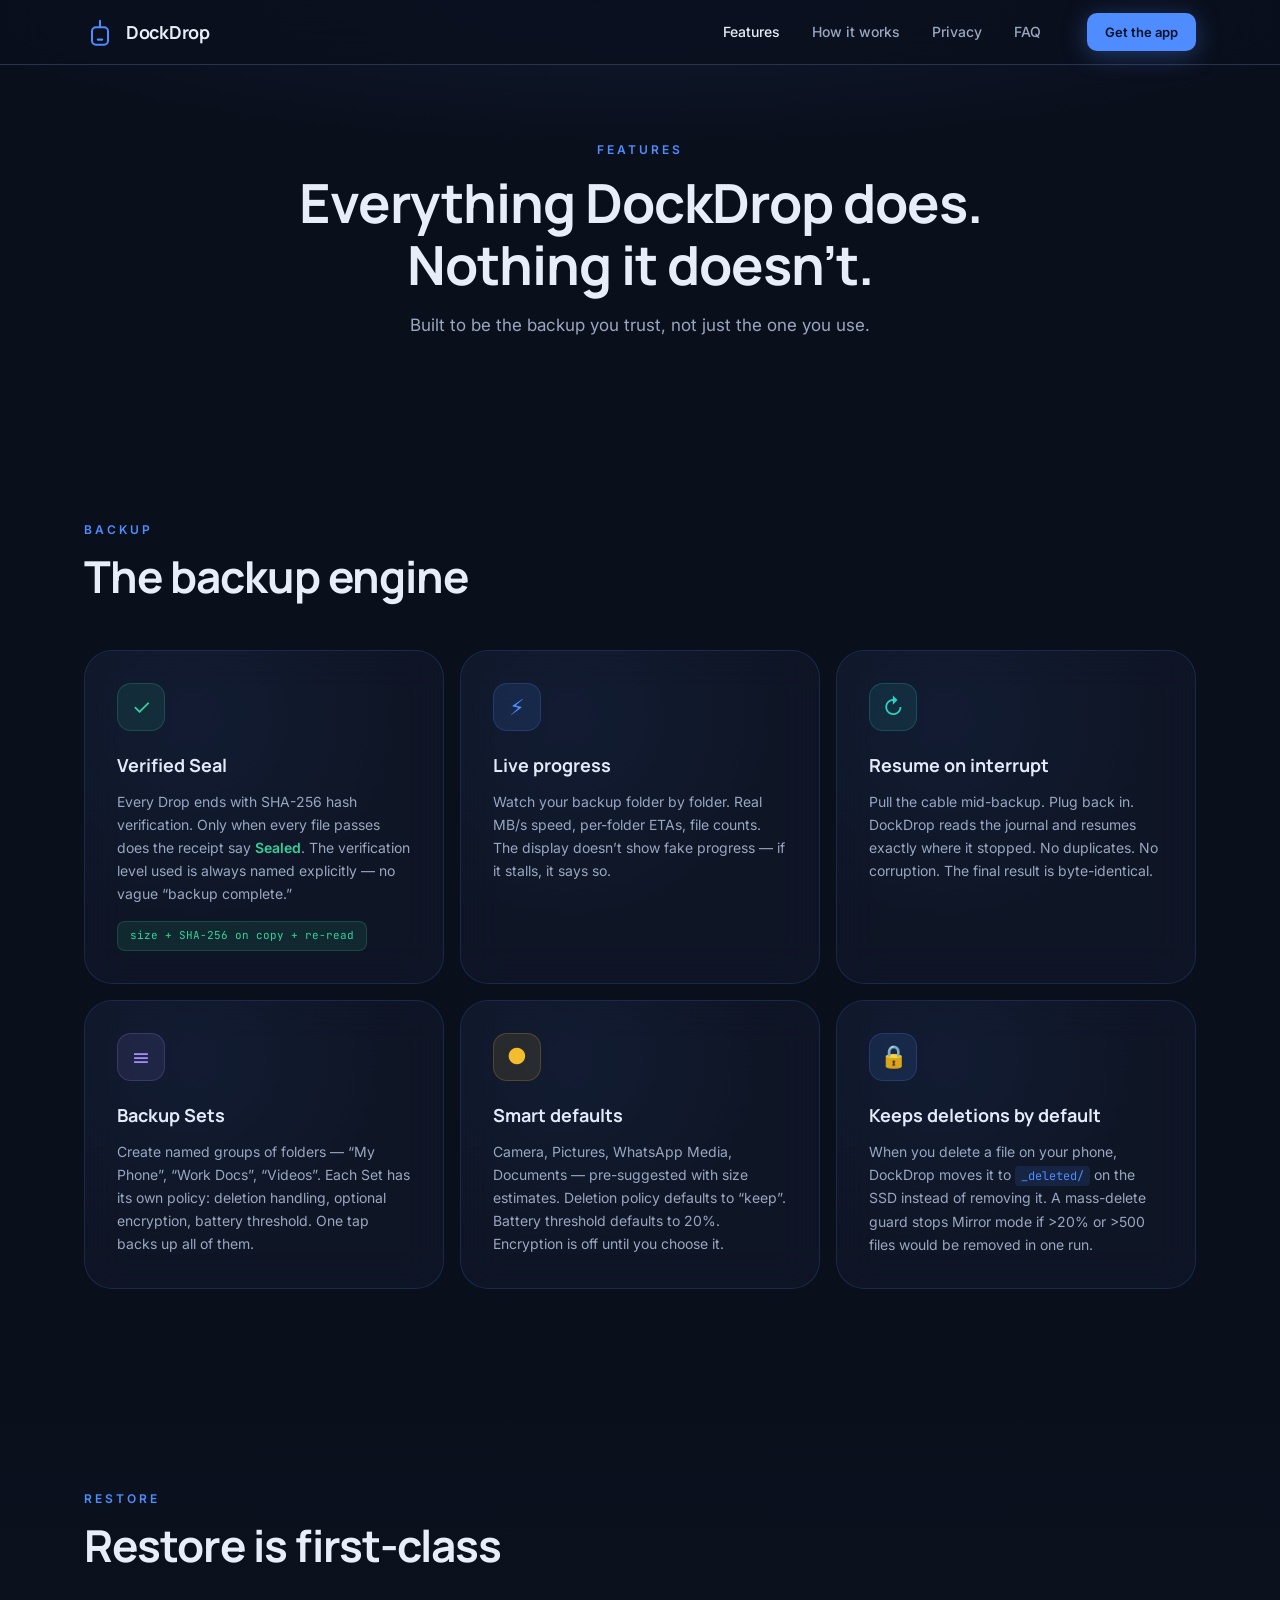
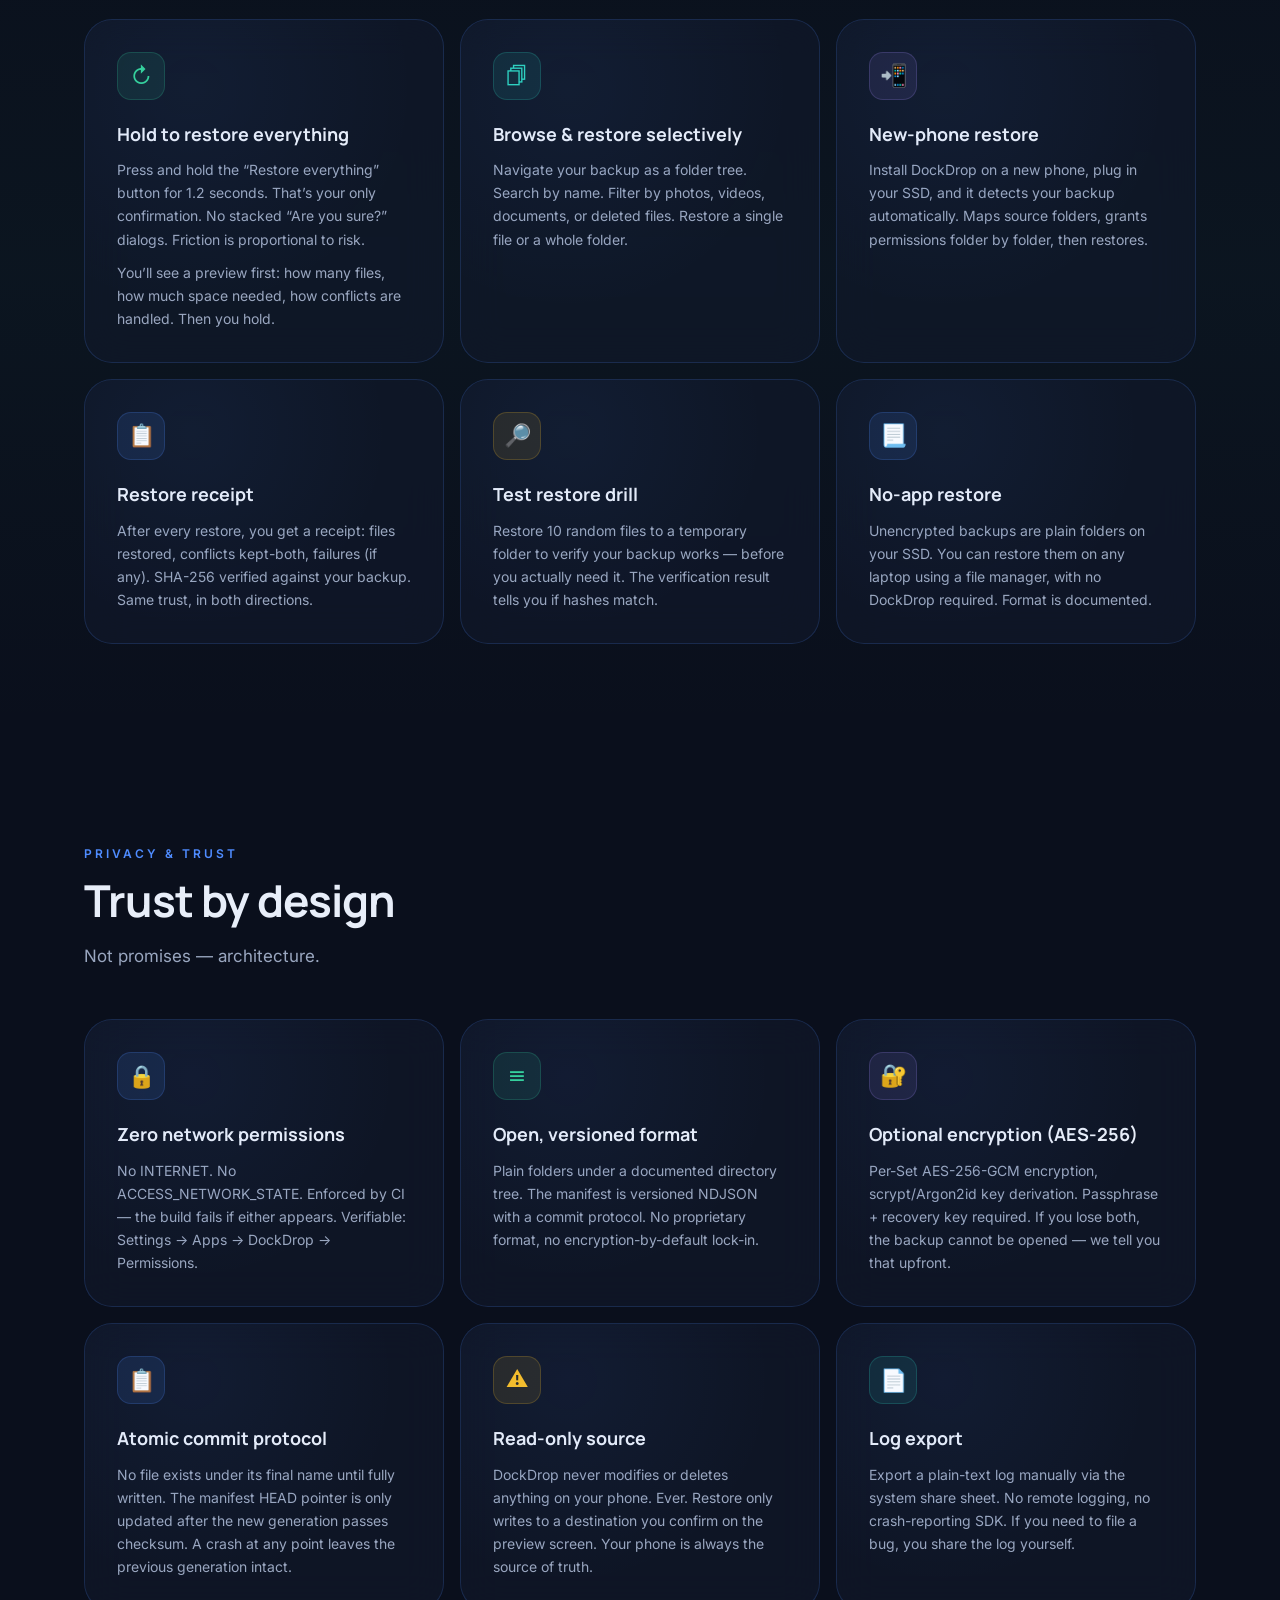
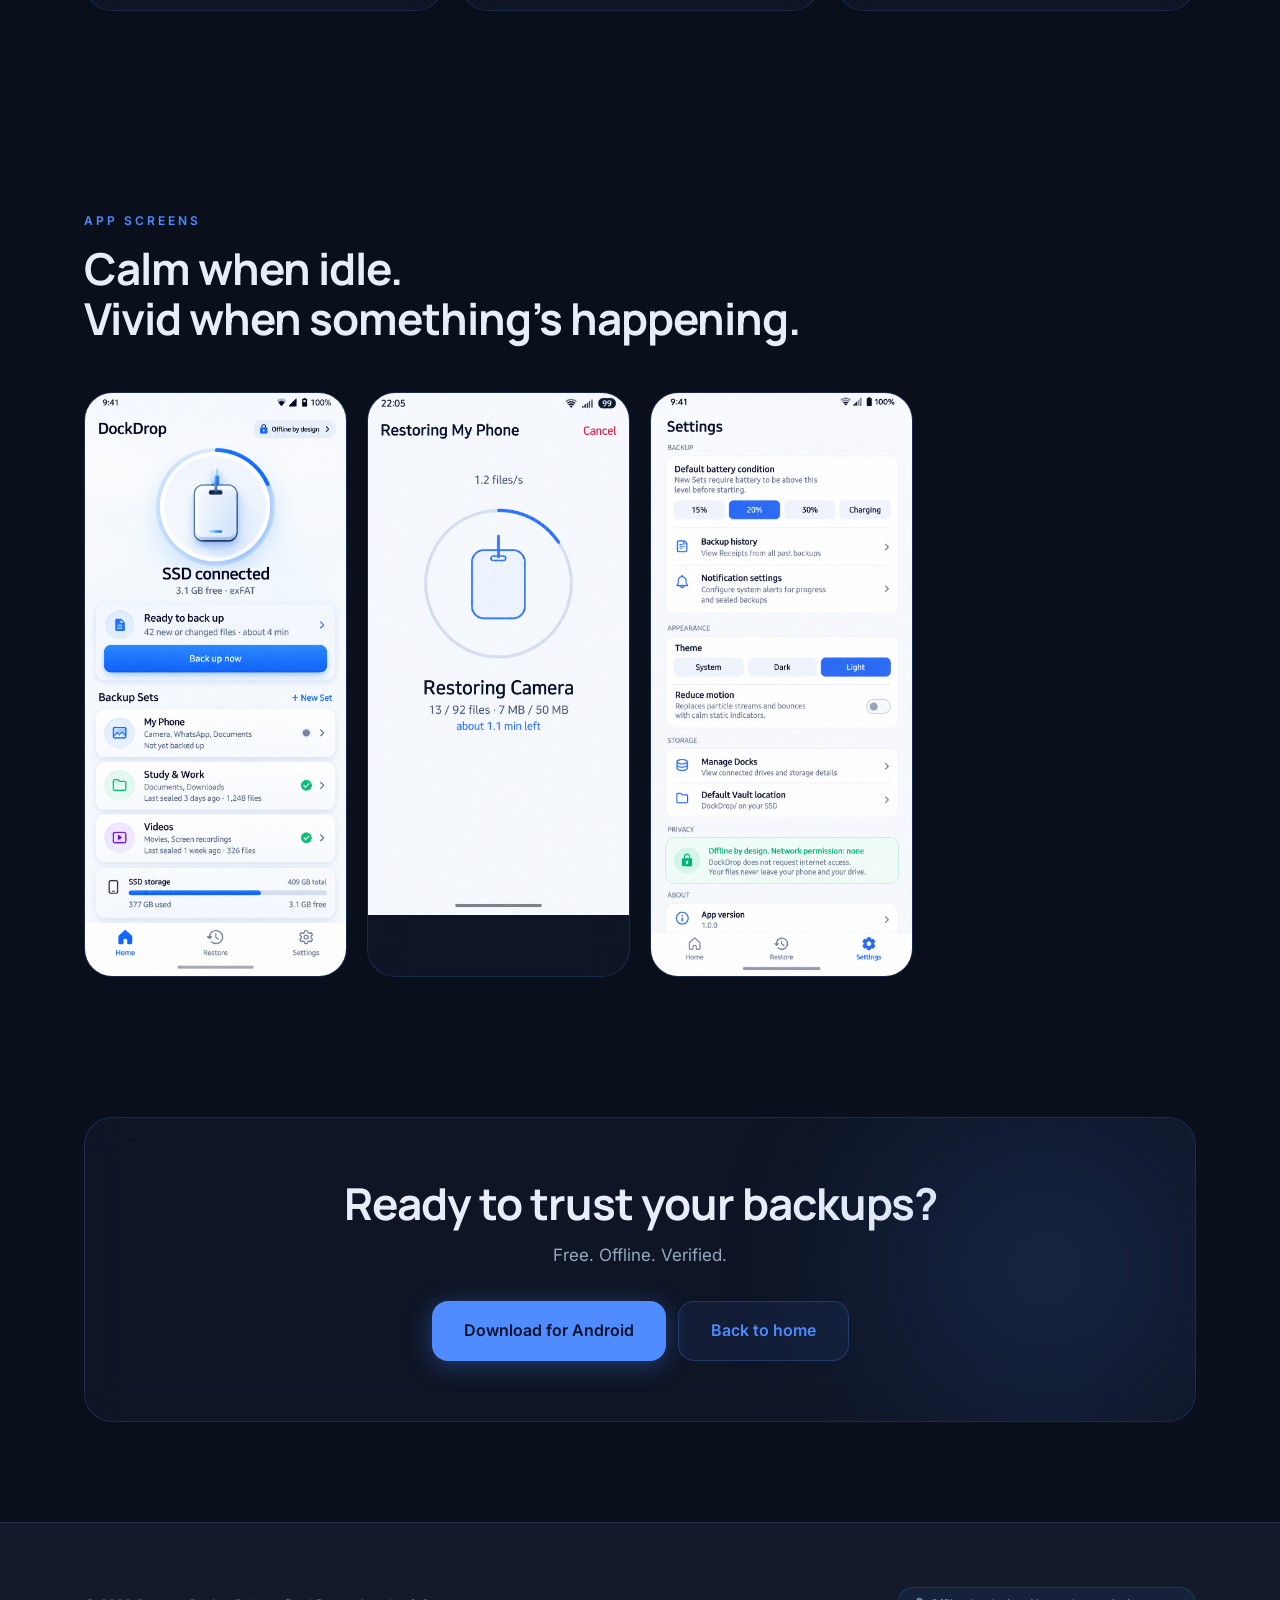
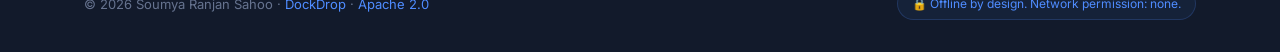
<file: docs/site/features.html>
<!DOCTYPE html>
<html lang="en">
<head>
  <meta charset="UTF-8" />
  <meta name="viewport" content="width=device-width, initial-scale=1.0" />
  <title>Features — DockDrop</title>
  <meta name="description" content="Explore all DockDrop features: verified backups, offline-first design, resume on interrupt, restore browser, encryption, and more." />
  <link rel="preconnect" href="https://fonts.googleapis.com" />
  <link rel="preconnect" href="https://fonts.gstatic.com" crossorigin />
  <link href="https://fonts.googleapis.com/css2?family=Manrope:wght@400;600;700;800&family=Inter:wght@400;500;600&family=JetBrains+Mono:wght@500&display=swap" rel="stylesheet" />
  <link rel="stylesheet" href="assets/css/style.css" />
</head>
<body>
  <nav class="nav" id="nav">
    <div class="nav-inner">
      <a href="index.html" class="nav-brand">
        <svg class="nav-icon" viewBox="0 0 40 40" fill="none"><rect x="10" y="14" width="20" height="22" rx="5" stroke="#4F8CFF" stroke-width="2.5"/><rect x="16" y="28" width="8" height="3" rx="1.5" fill="#4F8CFF"/><line x1="20" y1="6" x2="20" y2="14" stroke="#4F8CFF" stroke-width="2.5" stroke-linecap="round"/></svg>
        <span class="nav-wordmark">DockDrop</span>
      </a>
      <div class="nav-links">
        <a href="features.html" style="color:var(--text-primary)">Features</a>
        <a href="how-it-works.html">How it works</a>
        <a href="privacy.html">Privacy</a>
        <a href="faq.html">FAQ</a>
      </div>
      <a href="index.html#download" class="btn btn-sm btn-primary">Get the app</a>
      <button class="nav-toggle" id="navToggle" aria-label="Toggle menu"><span></span><span></span><span></span></button>
    </div>
    <div class="nav-mobile" id="navMobile">
      <a href="features.html">Features</a>
      <a href="how-it-works.html">How it works</a>
      <a href="privacy.html">Privacy</a>
      <a href="faq.html">FAQ</a>
      <a href="index.html#download" class="btn btn-primary">Get the app</a>
    </div>
  </nav>

  <!-- Page Hero -->
  <section class="section page-hero" style="background: radial-gradient(ellipse 80% 50% at 50% 0%, rgba(79,140,255,0.08) 0%, transparent 70%);">
    <div class="container">
      <div class="section-label">Features</div>
      <h1 class="section-title">Everything DockDrop does.<br />Nothing it doesn&rsquo;t.</h1>
      <p class="section-sub" style="margin: 16px auto 0;">Built to be the backup you trust, not just the one you use.</p>
    </div>
  </section>

  <!-- Feature: Backup Core -->
  <section class="section">
    <div class="container">
      <div class="section-label">Backup</div>
      <h2 class="section-title" style="margin-bottom:48px">The backup engine</h2>
      <div class="features-grid">
        <div class="feature-card glass-card reveal">
          <div class="feature-icon-wrap seal-bg">&#10003;</div>
          <h3 class="feature-title">Verified Seal</h3>
          <p class="feature-desc">Every Drop ends with SHA-256 hash verification. Only when every file passes does the receipt say <span class="sealed-word">Sealed</span>. The verification level used is always named explicitly &mdash; no vague &ldquo;backup complete.&rdquo;</p>
          <div class="feature-chip">size + SHA-256 on copy + re-read</div>
        </div>
        <div class="feature-card glass-card reveal">
          <div class="feature-icon-wrap">&#9889;</div>
          <h3 class="feature-title">Live progress</h3>
          <p class="feature-desc">Watch your backup folder by folder. Real MB/s speed, per-folder ETAs, file counts. The display doesn&rsquo;t show fake progress &mdash; if it stalls, it says so.</p>
        </div>
        <div class="feature-card glass-card reveal">
          <div class="feature-icon-wrap teal-icon">&#8635;</div>
          <h3 class="feature-title">Resume on interrupt</h3>
          <p class="feature-desc">Pull the cable mid-backup. Plug back in. DockDrop reads the journal and resumes exactly where it stopped. No duplicates. No corruption. The final result is byte-identical.</p>
        </div>
        <div class="feature-card glass-card reveal">
          <div class="feature-icon-wrap purple-icon">&#8801;</div>
          <h3 class="feature-title">Backup Sets</h3>
          <p class="feature-desc">Create named groups of folders &mdash; &ldquo;My Phone&rdquo;, &ldquo;Work Docs&rdquo;, &ldquo;Videos&rdquo;. Each Set has its own policy: deletion handling, optional encryption, battery threshold. One tap backs up all of them.</p>
        </div>
        <div class="feature-card glass-card reveal">
          <div class="feature-icon-wrap attn-icon">&#9679;</div>
          <h3 class="feature-title">Smart defaults</h3>
          <p class="feature-desc">Camera, Pictures, WhatsApp Media, Documents &mdash; pre-suggested with size estimates. Deletion policy defaults to &ldquo;keep&rdquo;. Battery threshold defaults to 20%. Encryption is off until you choose it.</p>
        </div>
        <div class="feature-card glass-card reveal">
          <div class="feature-icon-wrap">&#128274;</div>
          <h3 class="feature-title">Keeps deletions by default</h3>
          <p class="feature-desc">When you delete a file on your phone, DockDrop moves it to <code>_deleted/</code> on the SSD instead of removing it. A mass-delete guard stops Mirror mode if &gt;20% or &gt;500 files would be removed in one run.</p>
        </div>
      </div>
    </div>
  </section>

  <!-- Feature: Restore -->
  <section class="section" style="background: linear-gradient(180deg, transparent, rgba(52,211,153,0.03), transparent);">
    <div class="container">
      <div class="section-label">Restore</div>
      <h2 class="section-title" style="margin-bottom:48px">Restore is first-class</h2>
      <div class="features-grid">
        <div class="feature-card glass-card feature-card-lg reveal">
          <div class="feature-icon-wrap seal-bg">&#8635;</div>
          <h3 class="feature-title">Hold to restore everything</h3>
          <p class="feature-desc">Press and hold the &ldquo;Restore everything&rdquo; button for 1.2 seconds. That&rsquo;s your only confirmation. No stacked &ldquo;Are you sure?&rdquo; dialogs. Friction is proportional to risk.</p>
          <p class="feature-desc" style="margin-top:10px">You&rsquo;ll see a preview first: how many files, how much space needed, how conflicts are handled. Then you hold.</p>
        </div>
        <div class="feature-card glass-card reveal">
          <div class="feature-icon-wrap teal-icon">&#128461;</div>
          <h3 class="feature-title">Browse &amp; restore selectively</h3>
          <p class="feature-desc">Navigate your backup as a folder tree. Search by name. Filter by photos, videos, documents, or deleted files. Restore a single file or a whole folder.</p>
        </div>
        <div class="feature-card glass-card reveal">
          <div class="feature-icon-wrap purple-icon">&#128242;</div>
          <h3 class="feature-title">New-phone restore</h3>
          <p class="feature-desc">Install DockDrop on a new phone, plug in your SSD, and it detects your backup automatically. Maps source folders, grants permissions folder by folder, then restores.</p>
        </div>
        <div class="feature-card glass-card reveal">
          <div class="feature-icon-wrap">&#128203;</div>
          <h3 class="feature-title">Restore receipt</h3>
          <p class="feature-desc">After every restore, you get a receipt: files restored, conflicts kept-both, failures (if any). SHA-256 verified against your backup. Same trust, in both directions.</p>
        </div>
        <div class="feature-card glass-card reveal">
          <div class="feature-icon-wrap attn-icon">&#128270;</div>
          <h3 class="feature-title">Test restore drill</h3>
          <p class="feature-desc">Restore 10 random files to a temporary folder to verify your backup works &mdash; before you actually need it. The verification result tells you if hashes match.</p>
        </div>
        <div class="feature-card glass-card reveal">
          <div class="feature-icon-wrap">&#128195;</div>
          <h3 class="feature-title">No-app restore</h3>
          <p class="feature-desc">Unencrypted backups are plain folders on your SSD. You can restore them on any laptop using a file manager, with no DockDrop required. Format is documented.</p>
        </div>
      </div>
    </div>
  </section>

  <!-- Feature: Privacy & Trust -->
  <section class="section">
    <div class="container">
      <div class="section-label">Privacy &amp; Trust</div>
      <h2 class="section-title" style="margin-bottom:16px">Trust by design</h2>
      <p class="section-sub" style="margin-bottom:48px">Not promises &mdash; architecture.</p>
      <div class="features-grid">
        <div class="feature-card glass-card reveal">
          <div class="feature-icon-wrap">&#128274;</div>
          <h3 class="feature-title">Zero network permissions</h3>
          <p class="feature-desc">No INTERNET. No ACCESS_NETWORK_STATE. Enforced by CI &mdash; the build fails if either appears. Verifiable: Settings &rarr; Apps &rarr; DockDrop &rarr; Permissions.</p>
        </div>
        <div class="feature-card glass-card reveal">
          <div class="feature-icon-wrap seal-bg">&#8801;</div>
          <h3 class="feature-title">Open, versioned format</h3>
          <p class="feature-desc">Plain folders under a documented directory tree. The manifest is versioned NDJSON with a commit protocol. No proprietary format, no encryption-by-default lock-in.</p>
        </div>
        <div class="feature-card glass-card reveal">
          <div class="feature-icon-wrap purple-icon">&#128272;</div>
          <h3 class="feature-title">Optional encryption (AES-256)</h3>
          <p class="feature-desc">Per-Set AES-256-GCM encryption, scrypt/Argon2id key derivation. Passphrase + recovery key required. If you lose both, the backup cannot be opened &mdash; we tell you that upfront.</p>
        </div>
        <div class="feature-card glass-card reveal">
          <div class="feature-icon-wrap">&#128203;</div>
          <h3 class="feature-title">Atomic commit protocol</h3>
          <p class="feature-desc">No file exists under its final name until fully written. The manifest HEAD pointer is only updated after the new generation passes checksum. A crash at any point leaves the previous generation intact.</p>
        </div>
        <div class="feature-card glass-card reveal">
          <div class="feature-icon-wrap attn-icon">&#9888;</div>
          <h3 class="feature-title">Read-only source</h3>
          <p class="feature-desc">DockDrop never modifies or deletes anything on your phone. Ever. Restore only writes to a destination you confirm on the preview screen. Your phone is always the source of truth.</p>
        </div>
        <div class="feature-card glass-card reveal">
          <div class="feature-icon-wrap teal-icon">&#128196;</div>
          <h3 class="feature-title">Log export</h3>
          <p class="feature-desc">Export a plain-text log manually via the system share sheet. No remote logging, no crash-reporting SDK. If you need to file a bug, you share the log yourself.</p>
        </div>
      </div>
    </div>
  </section>

  <!-- Screenshots -->
  <section class="section">
    <div class="container">
      <div class="section-label">App screens</div>
      <h2 class="section-title" style="margin-bottom:48px">Calm when idle.<br />Vivid when something&rsquo;s happening.</h2>
      <div style="display:grid; grid-template-columns:repeat(auto-fill, minmax(220px, 1fr)); gap:20px;">
        <div class="glass-card" style="overflow:hidden; border-radius:28px; reveal">
          <img src="assets/images/DockDrop SSD Backup Dashboard.png" alt="DockDrop Home screen" style="width:100%; display:block;" />
        </div>
        <div class="glass-card" style="overflow:hidden; border-radius:28px; reveal">
          <img src="assets/images/Minimal Restore Progress Screen.png" alt="DockDrop Restore progress" style="width:100%; display:block;" />
        </div>
        <div class="glass-card" style="overflow:hidden; border-radius:28px; reveal">
          <img src="assets/images/DockDrop Settings Screen.png" alt="DockDrop Settings" style="width:100%; display:block;" />
        </div>
      </div>
    </div>
  </section>

  <!-- CTA -->
  <section class="section download-section" id="download" style="padding-top:40px">
    <div class="container">
      <div class="download-inner glass-card" style="grid-template-columns:1fr; text-align:center; padding:60px 48px;">
        <div class="orb orb-dl"></div>
        <div>
          <h2 class="section-title" style="margin-bottom:12px">Ready to trust your backups?</h2>
          <p class="section-sub" style="margin: 0 auto 32px;">Free. Offline. Verified.</p>
          <div style="display:flex; gap:12px; justify-content:center; flex-wrap:wrap;">
            <a href="#" class="btn btn-primary btn-lg">Download for Android</a>
            <a href="index.html" class="btn btn-ghost btn-lg">Back to home</a>
          </div>
        </div>
      </div>
    </div>
  </section>

  <footer class="footer">
    <div class="container">
      <div class="footer-bottom">
        <p class="footer-copy">&copy; 2026 Soumya Ranjan Sahoo &middot; <a href="index.html">DockDrop</a> &middot; <a href="https://github.com/i-soumya18/DockDrop/blob/main/LICENSE">Apache 2.0</a></p>
        <div class="footer-trust-chip">&#128274; Offline by design. Network permission: none.</div>
      </div>
    </div>
  </footer>

  <script src="assets/js/main.js"></script>
</body>
</html>
</file>
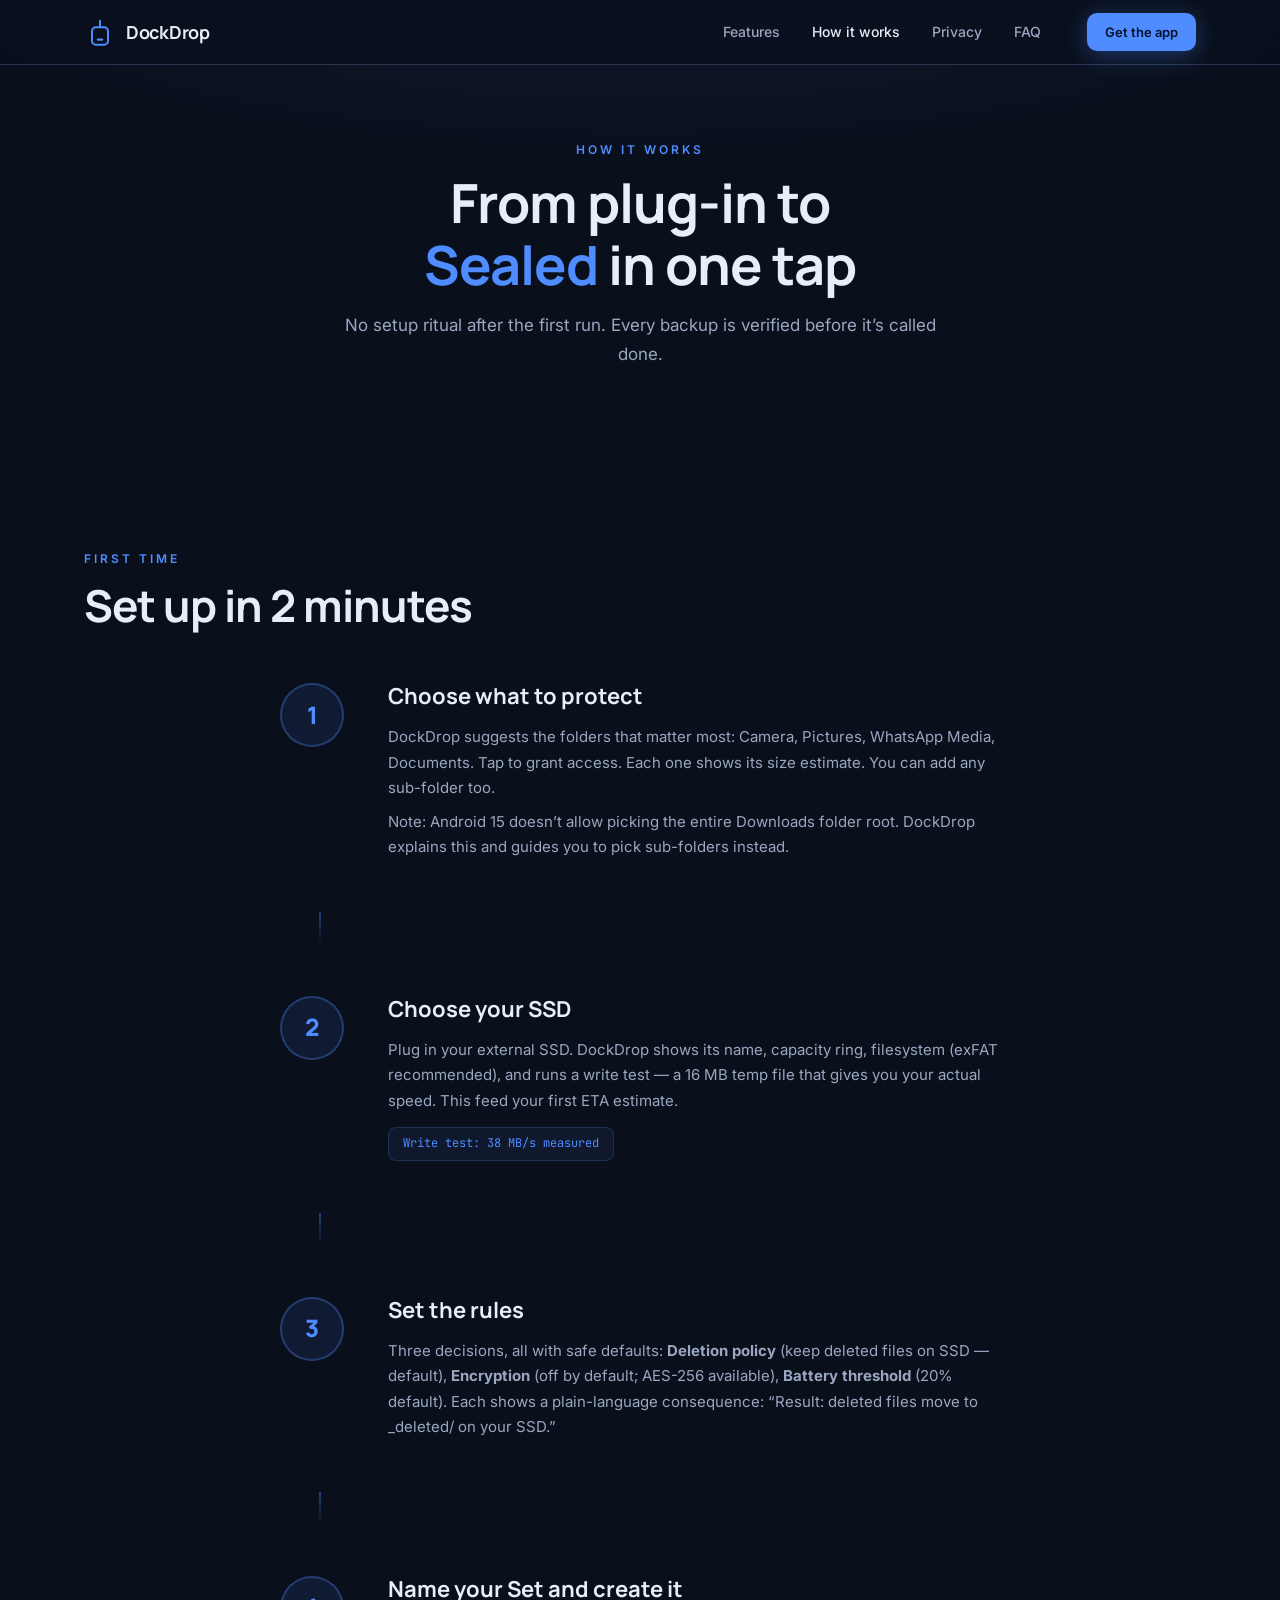
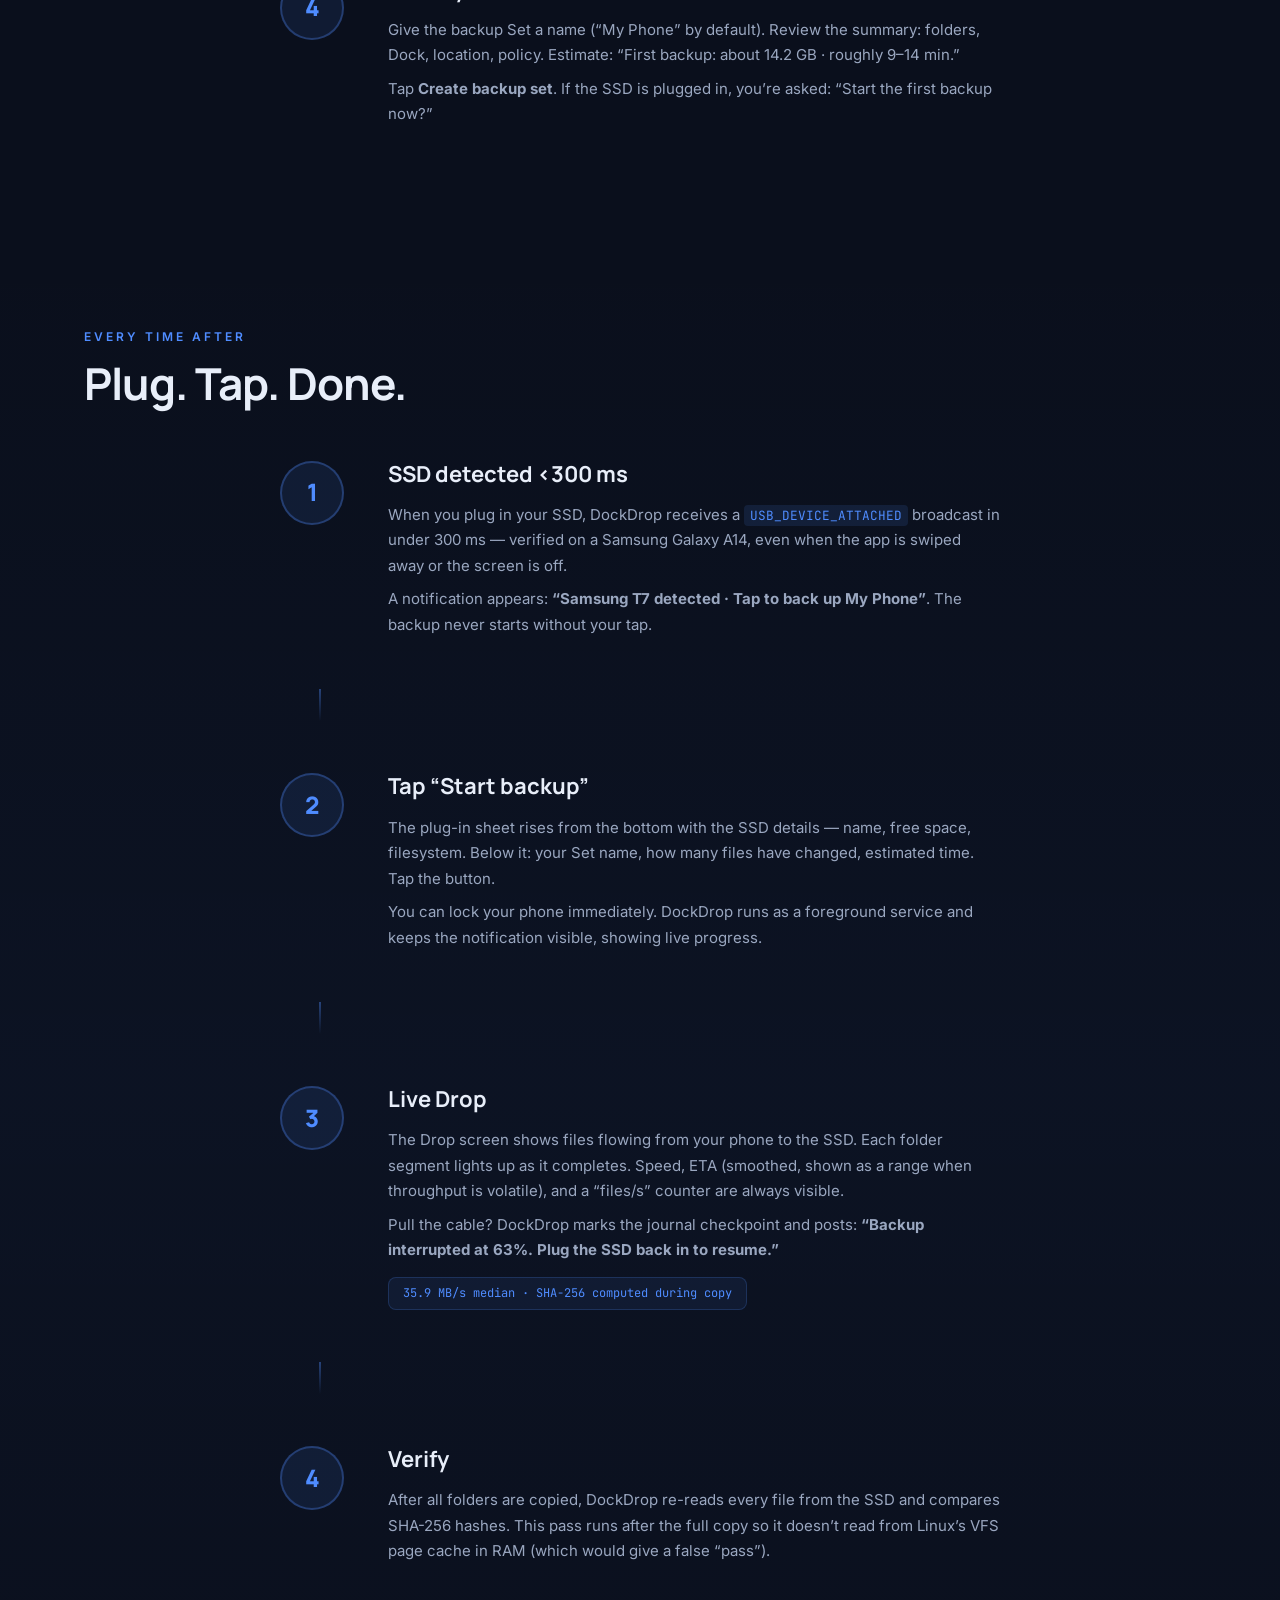
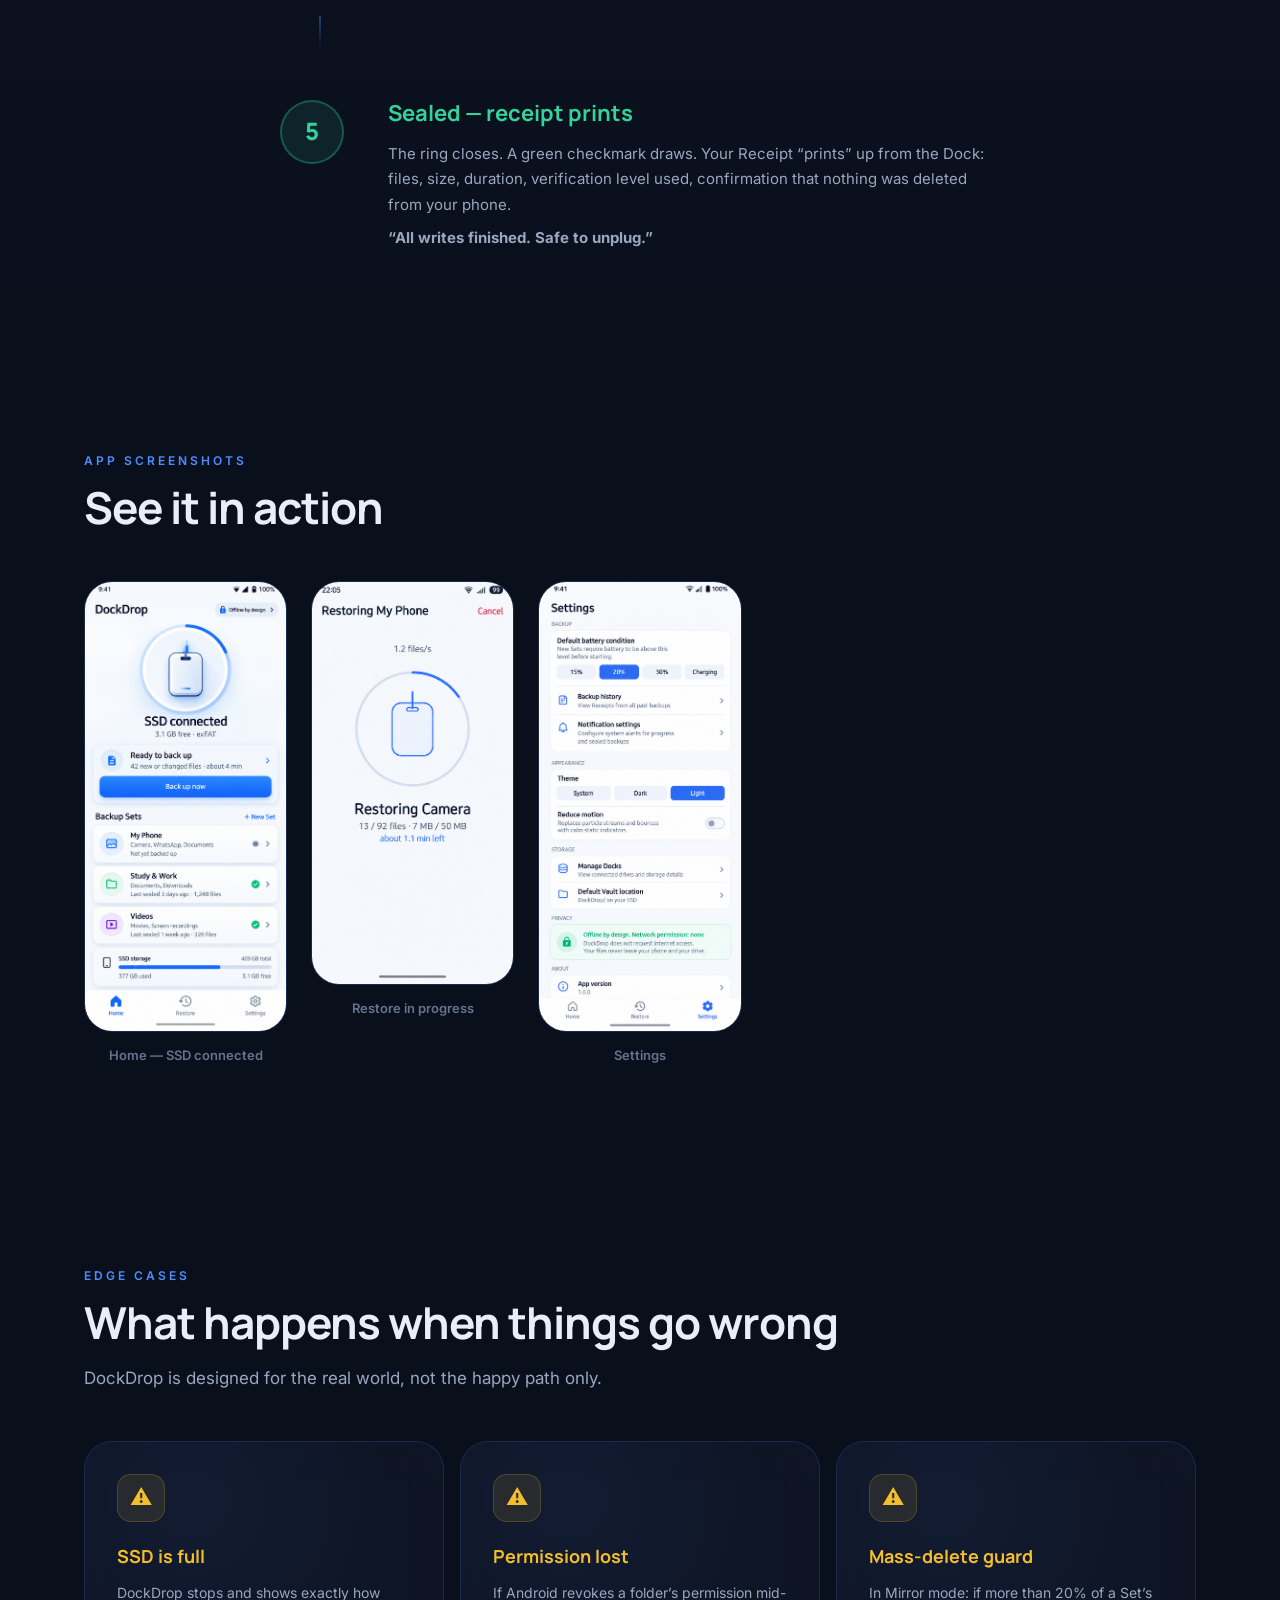
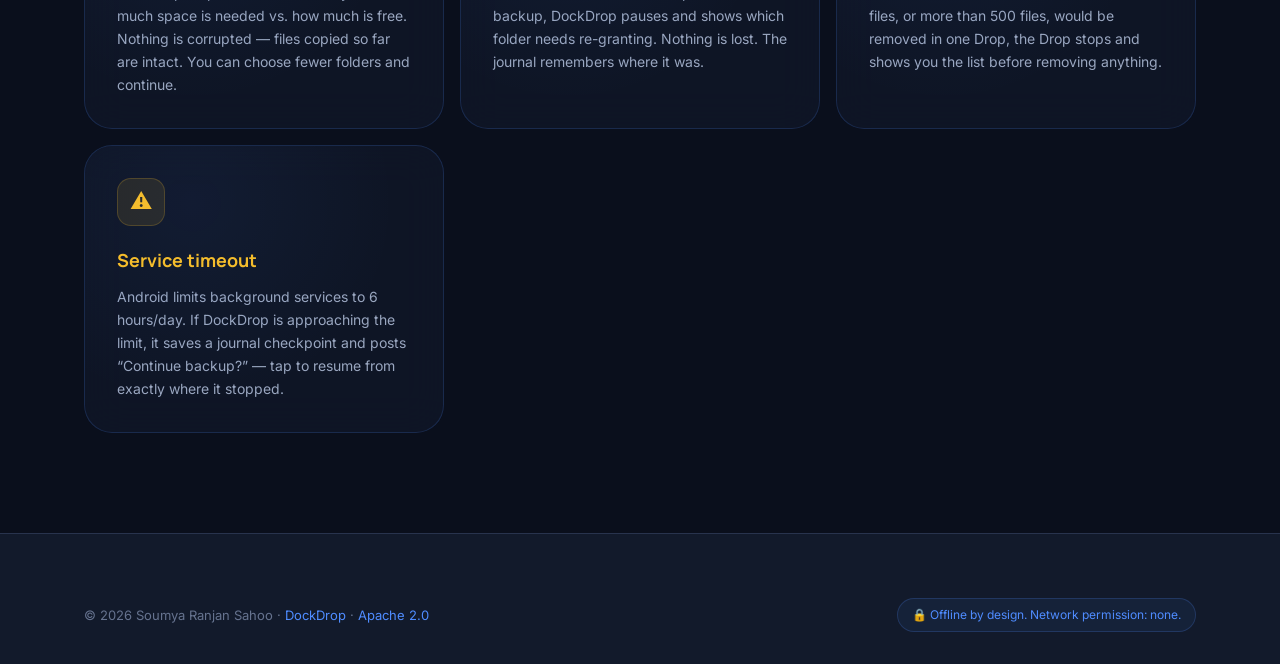
<file: docs/site/how-it-works.html>
<!DOCTYPE html>
<html lang="en">
<head>
  <meta charset="UTF-8" />
  <meta name="viewport" content="width=device-width, initial-scale=1.0" />
  <title>How It Works — DockDrop</title>
  <meta name="description" content="Step-by-step walkthrough of how DockDrop backs up your Android phone to an SSD: plug in, tap, watch progress, receive your Seal Receipt." />
  <link rel="preconnect" href="https://fonts.googleapis.com" />
  <link rel="preconnect" href="https://fonts.gstatic.com" crossorigin />
  <link href="https://fonts.googleapis.com/css2?family=Manrope:wght@400;600;700;800&family=Inter:wght@400;500;600&family=JetBrains+Mono:wght@500&display=swap" rel="stylesheet" />
  <link rel="stylesheet" href="assets/css/style.css" />
</head>
<body>
  <nav class="nav" id="nav">
    <div class="nav-inner">
      <a href="index.html" class="nav-brand">
        <svg class="nav-icon" viewBox="0 0 40 40" fill="none"><rect x="10" y="14" width="20" height="22" rx="5" stroke="#4F8CFF" stroke-width="2.5"/><rect x="16" y="28" width="8" height="3" rx="1.5" fill="#4F8CFF"/><line x1="20" y1="6" x2="20" y2="14" stroke="#4F8CFF" stroke-width="2.5" stroke-linecap="round"/></svg>
        <span class="nav-wordmark">DockDrop</span>
      </a>
      <div class="nav-links">
        <a href="features.html">Features</a>
        <a href="how-it-works.html" style="color:var(--text-primary)">How it works</a>
        <a href="privacy.html">Privacy</a>
        <a href="faq.html">FAQ</a>
      </div>
      <a href="index.html#download" class="btn btn-sm btn-primary">Get the app</a>
      <button class="nav-toggle" id="navToggle" aria-label="Toggle menu"><span></span><span></span><span></span></button>
    </div>
    <div class="nav-mobile" id="navMobile">
      <a href="features.html">Features</a>
      <a href="how-it-works.html">How it works</a>
      <a href="privacy.html">Privacy</a>
      <a href="faq.html">FAQ</a>
      <a href="index.html#download" class="btn btn-primary">Get the app</a>
    </div>
  </nav>

  <!-- Hero -->
  <section class="section page-hero" style="background: radial-gradient(ellipse 80% 50% at 50% 0%, rgba(79,140,255,0.08) 0%, transparent 70%);">
    <div class="container">
      <div class="section-label">How it works</div>
      <h1 class="section-title">From plug-in to<br /><span class="accent">Sealed</span> in one tap</h1>
      <p class="section-sub" style="margin: 16px auto 0;">No setup ritual after the first run. Every backup is verified before it&rsquo;s called done.</p>
    </div>
  </section>

  <!-- First-time setup -->
  <section class="section">
    <div class="container">
      <div class="section-label">First time</div>
      <h2 class="section-title" style="margin-bottom: 48px">Set up in 2 minutes</h2>
      <div class="steps-full">
        <div class="step-full reveal">
          <div class="step-full-num">1</div>
          <div class="step-full-body">
            <h3>Choose what to protect</h3>
            <p>DockDrop suggests the folders that matter most: Camera, Pictures, WhatsApp Media, Documents. Tap to grant access. Each one shows its size estimate. You can add any sub-folder too.</p>
            <p style="margin-top:8px">Note: Android 15 doesn&rsquo;t allow picking the entire Downloads folder root. DockDrop explains this and guides you to pick sub-folders instead.</p>
          </div>
        </div>
        <div class="connector"></div>
        <div class="step-full reveal">
          <div class="step-full-num">2</div>
          <div class="step-full-body">
            <h3>Choose your SSD</h3>
            <p>Plug in your external SSD. DockDrop shows its name, capacity ring, filesystem (exFAT recommended), and runs a write test &mdash; a 16 MB temp file that gives you your actual speed. This feed your first ETA estimate.</p>
            <div class="detail-chip">Write test: 38 MB/s measured</div>
          </div>
        </div>
        <div class="connector"></div>
        <div class="step-full reveal">
          <div class="step-full-num">3</div>
          <div class="step-full-body">
            <h3>Set the rules</h3>
            <p>Three decisions, all with safe defaults: <strong>Deletion policy</strong> (keep deleted files on SSD &mdash; default), <strong>Encryption</strong> (off by default; AES-256 available), <strong>Battery threshold</strong> (20% default). Each shows a plain-language consequence: &ldquo;Result: deleted files move to _deleted/ on your SSD.&rdquo;</p>
          </div>
        </div>
        <div class="connector"></div>
        <div class="step-full reveal">
          <div class="step-full-num">4</div>
          <div class="step-full-body">
            <h3>Name your Set and create it</h3>
            <p>Give the backup Set a name (&ldquo;My Phone&rdquo; by default). Review the summary: folders, Dock, location, policy. Estimate: &ldquo;First backup: about 14.2 GB &middot; roughly 9&ndash;14 min.&rdquo;</p>
            <p style="margin-top:8px">Tap <strong>Create backup set</strong>. If the SSD is plugged in, you&rsquo;re asked: &ldquo;Start the first backup now?&rdquo;</p>
          </div>
        </div>
      </div>
    </div>
  </section>

  <!-- Every subsequent backup -->
  <section class="section" style="background: linear-gradient(180deg, transparent, rgba(79,140,255,0.03), transparent);">
    <div class="container">
      <div class="section-label">Every time after</div>
      <h2 class="section-title" style="margin-bottom: 48px">Plug. Tap. Done.</h2>

      <div class="steps-full">
        <div class="step-full reveal">
          <div class="step-full-num">1</div>
          <div class="step-full-body">
            <h3>SSD detected &lt;300 ms</h3>
            <p>When you plug in your SSD, DockDrop receives a <code>USB_DEVICE_ATTACHED</code> broadcast in under 300 ms &mdash; verified on a Samsung Galaxy A14, even when the app is swiped away or the screen is off.</p>
            <p style="margin-top:8px">A notification appears: <strong>&ldquo;Samsung T7 detected &middot; Tap to back up My Phone&rdquo;</strong>. The backup never starts without your tap.</p>
          </div>
        </div>
        <div class="connector"></div>
        <div class="step-full reveal">
          <div class="step-full-num">2</div>
          <div class="step-full-body">
            <h3>Tap &ldquo;Start backup&rdquo;</h3>
            <p>The plug-in sheet rises from the bottom with the SSD details &mdash; name, free space, filesystem. Below it: your Set name, how many files have changed, estimated time. Tap the button.</p>
            <p style="margin-top:8px">You can lock your phone immediately. DockDrop runs as a foreground service and keeps the notification visible, showing live progress.</p>
          </div>
        </div>
        <div class="connector"></div>
        <div class="step-full reveal">
          <div class="step-full-num">3</div>
          <div class="step-full-body">
            <h3>Live Drop</h3>
            <p>The Drop screen shows files flowing from your phone to the SSD. Each folder segment lights up as it completes. Speed, ETA (smoothed, shown as a range when throughput is volatile), and a &ldquo;files/s&rdquo; counter are always visible.</p>
            <p style="margin-top:8px">Pull the cable? DockDrop marks the journal checkpoint and posts: <strong>&ldquo;Backup interrupted at 63%. Plug the SSD back in to resume.&rdquo;</strong></p>
            <div class="detail-chip">35.9 MB/s median &middot; SHA-256 computed during copy</div>
          </div>
        </div>
        <div class="connector"></div>
        <div class="step-full reveal">
          <div class="step-full-num">4</div>
          <div class="step-full-body">
            <h3>Verify</h3>
            <p>After all folders are copied, DockDrop re-reads every file from the SSD and compares SHA-256 hashes. This pass runs after the full copy so it doesn&rsquo;t read from Linux&rsquo;s VFS page cache in RAM (which would give a false &ldquo;pass&rdquo;).</p>
          </div>
        </div>
        <div class="connector"></div>
        <div class="step-full reveal">
          <div class="step-full-num seal">5</div>
          <div class="step-full-body">
            <h3 style="color: var(--seal)">Sealed &mdash; receipt prints</h3>
            <p>The ring closes. A green checkmark draws. Your Receipt &ldquo;prints&rdquo; up from the Dock: files, size, duration, verification level used, confirmation that nothing was deleted from your phone.</p>
            <p style="margin-top:8px"><strong>&ldquo;All writes finished. Safe to unplug.&rdquo;</strong></p>
          </div>
        </div>
      </div>
    </div>
  </section>

  <!-- Screen showcase -->
  <section class="section">
    <div class="container">
      <div class="section-label">App screenshots</div>
      <h2 class="section-title" style="margin-bottom:48px">See it in action</h2>
      <div style="display:grid; grid-template-columns: repeat(auto-fill, minmax(200px,1fr)); gap:24px; align-items:start;">
        <div style="text-align:center; reveal" class="reveal">
          <div class="glass-card" style="border-radius:28px; overflow:hidden; margin-bottom:12px;">
            <img src="assets/images/DockDrop SSD Backup Dashboard.png" alt="Home screen" style="width:100%; display:block;" />
          </div>
          <p style="font-size:13px; color:var(--text-tertiary); font-weight:600;">Home &mdash; SSD connected</p>
        </div>
        <div style="text-align:center; reveal" class="reveal">
          <div class="glass-card" style="border-radius:28px; overflow:hidden; margin-bottom:12px;">
            <img src="assets/images/Minimal Restore Progress Screen.png" alt="Restore progress" style="width:100%; display:block;" />
          </div>
          <p style="font-size:13px; color:var(--text-tertiary); font-weight:600;">Restore in progress</p>
        </div>
        <div style="text-align:center; reveal" class="reveal">
          <div class="glass-card" style="border-radius:28px; overflow:hidden; margin-bottom:12px;">
            <img src="assets/images/DockDrop Settings Screen.png" alt="Settings" style="width:100%; display:block;" />
          </div>
          <p style="font-size:13px; color:var(--text-tertiary); font-weight:600;">Settings</p>
        </div>
      </div>
    </div>
  </section>

  <!-- Attention & edge cases -->
  <section class="section">
    <div class="container">
      <div class="section-label">Edge cases</div>
      <h2 class="section-title" style="margin-bottom:16px">What happens when things go wrong</h2>
      <p class="section-sub" style="margin-bottom:48px">DockDrop is designed for the real world, not the happy path only.</p>
      <div class="features-grid">
        <div class="feature-card glass-card reveal">
          <div class="feature-icon-wrap attn-icon" style="background:rgba(251,191,36,0.1); border-color:rgba(251,191,36,0.2);">&#9888;</div>
          <h3 class="feature-title" style="color:var(--attention)">SSD is full</h3>
          <p class="feature-desc">DockDrop stops and shows exactly how much space is needed vs. how much is free. Nothing is corrupted &mdash; files copied so far are intact. You can choose fewer folders and continue.</p>
        </div>
        <div class="feature-card glass-card reveal">
          <div class="feature-icon-wrap attn-icon">&#9888;</div>
          <h3 class="feature-title" style="color:var(--attention)">Permission lost</h3>
          <p class="feature-desc">If Android revokes a folder&rsquo;s permission mid-backup, DockDrop pauses and shows which folder needs re-granting. Nothing is lost. The journal remembers where it was.</p>
        </div>
        <div class="feature-card glass-card reveal">
          <div class="feature-icon-wrap attn-icon">&#9888;</div>
          <h3 class="feature-title" style="color:var(--attention)">Mass-delete guard</h3>
          <p class="feature-desc">In Mirror mode: if more than 20% of a Set&rsquo;s files, or more than 500 files, would be removed in one Drop, the Drop stops and shows you the list before removing anything.</p>
        </div>
        <div class="feature-card glass-card reveal">
          <div class="feature-icon-wrap attn-icon">&#9888;</div>
          <h3 class="feature-title" style="color:var(--attention)">Service timeout</h3>
          <p class="feature-desc">Android limits background services to 6 hours/day. If DockDrop is approaching the limit, it saves a journal checkpoint and posts &ldquo;Continue backup?&rdquo; &mdash; tap to resume from exactly where it stopped.</p>
        </div>
      </div>
    </div>
  </section>

  <footer class="footer">
    <div class="container">
      <div class="footer-bottom">
        <p class="footer-copy">&copy; 2026 Soumya Ranjan Sahoo &middot; <a href="index.html">DockDrop</a> &middot; <a href="https://github.com/i-soumya18/DockDrop/blob/main/LICENSE">Apache 2.0</a></p>
        <div class="footer-trust-chip">&#128274; Offline by design. Network permission: none.</div>
      </div>
    </div>
  </footer>

  <script src="assets/js/main.js"></script>
</body>
</html>
</file>
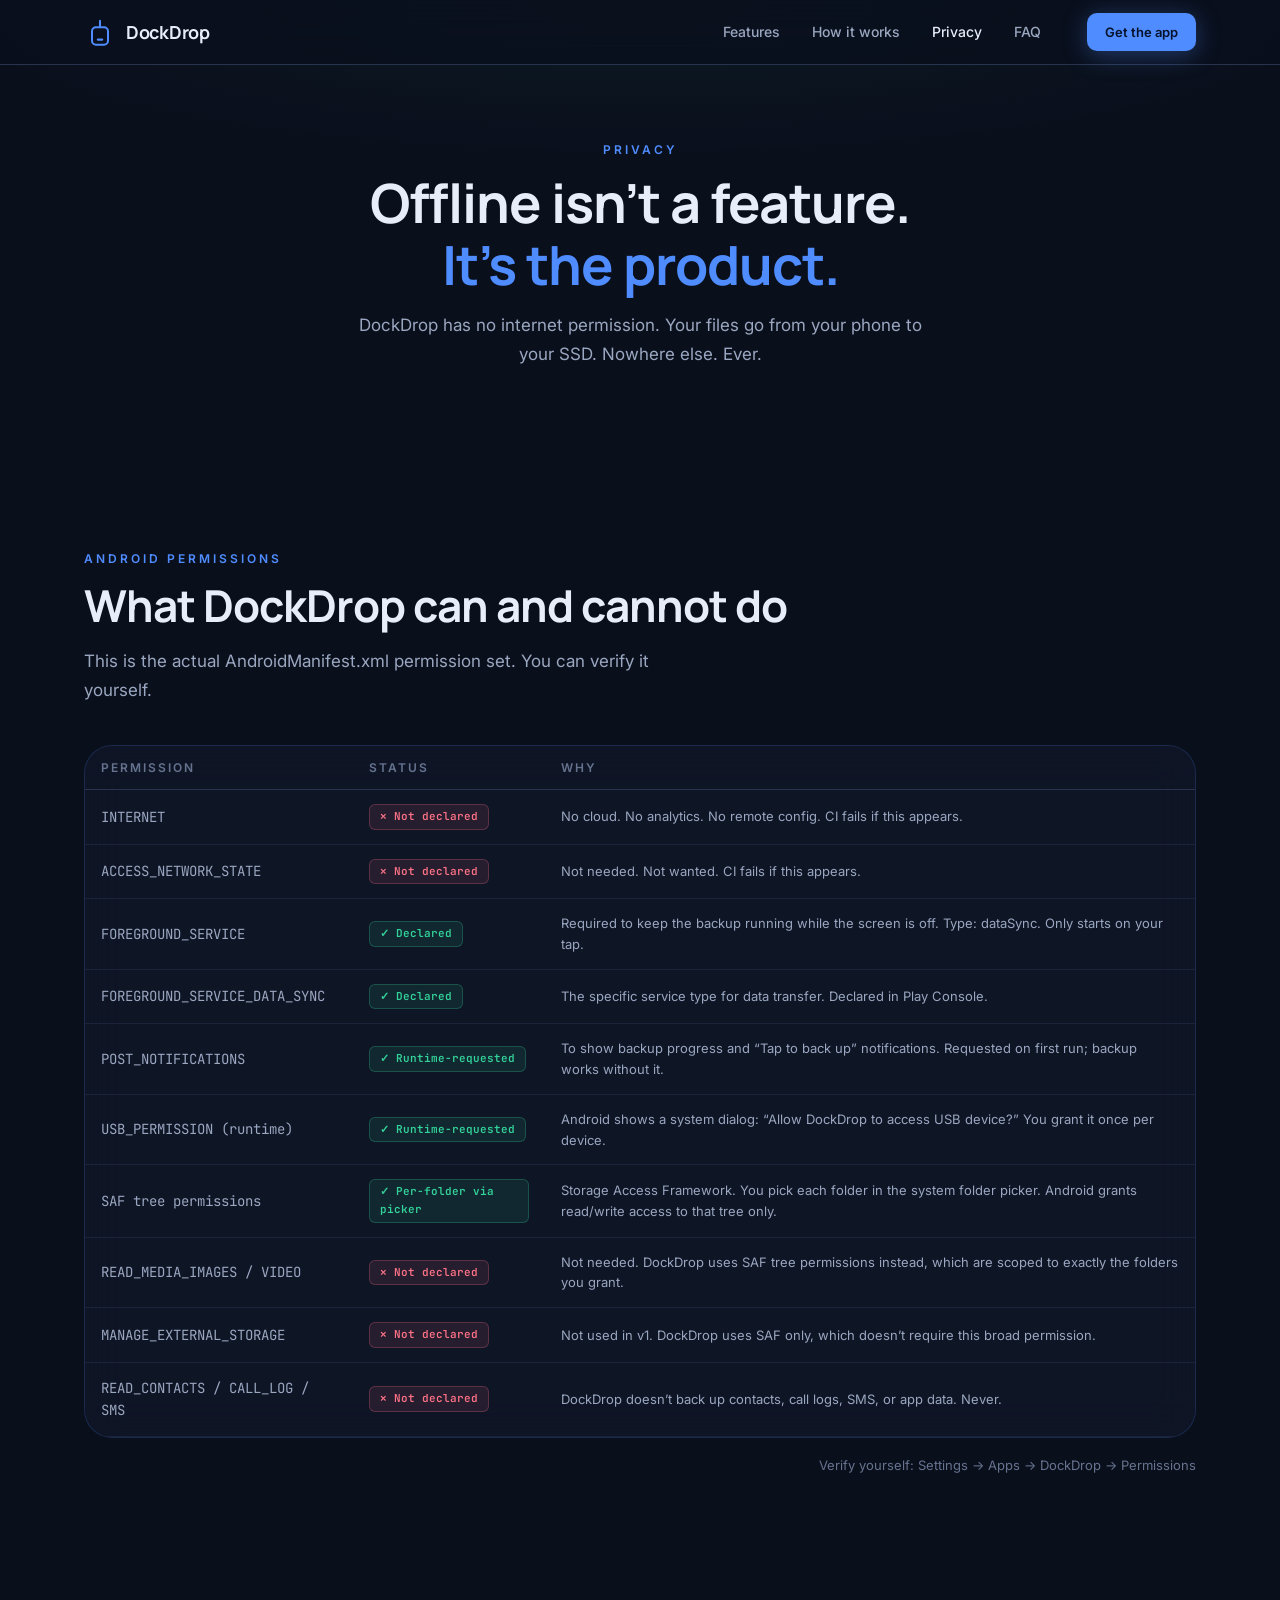
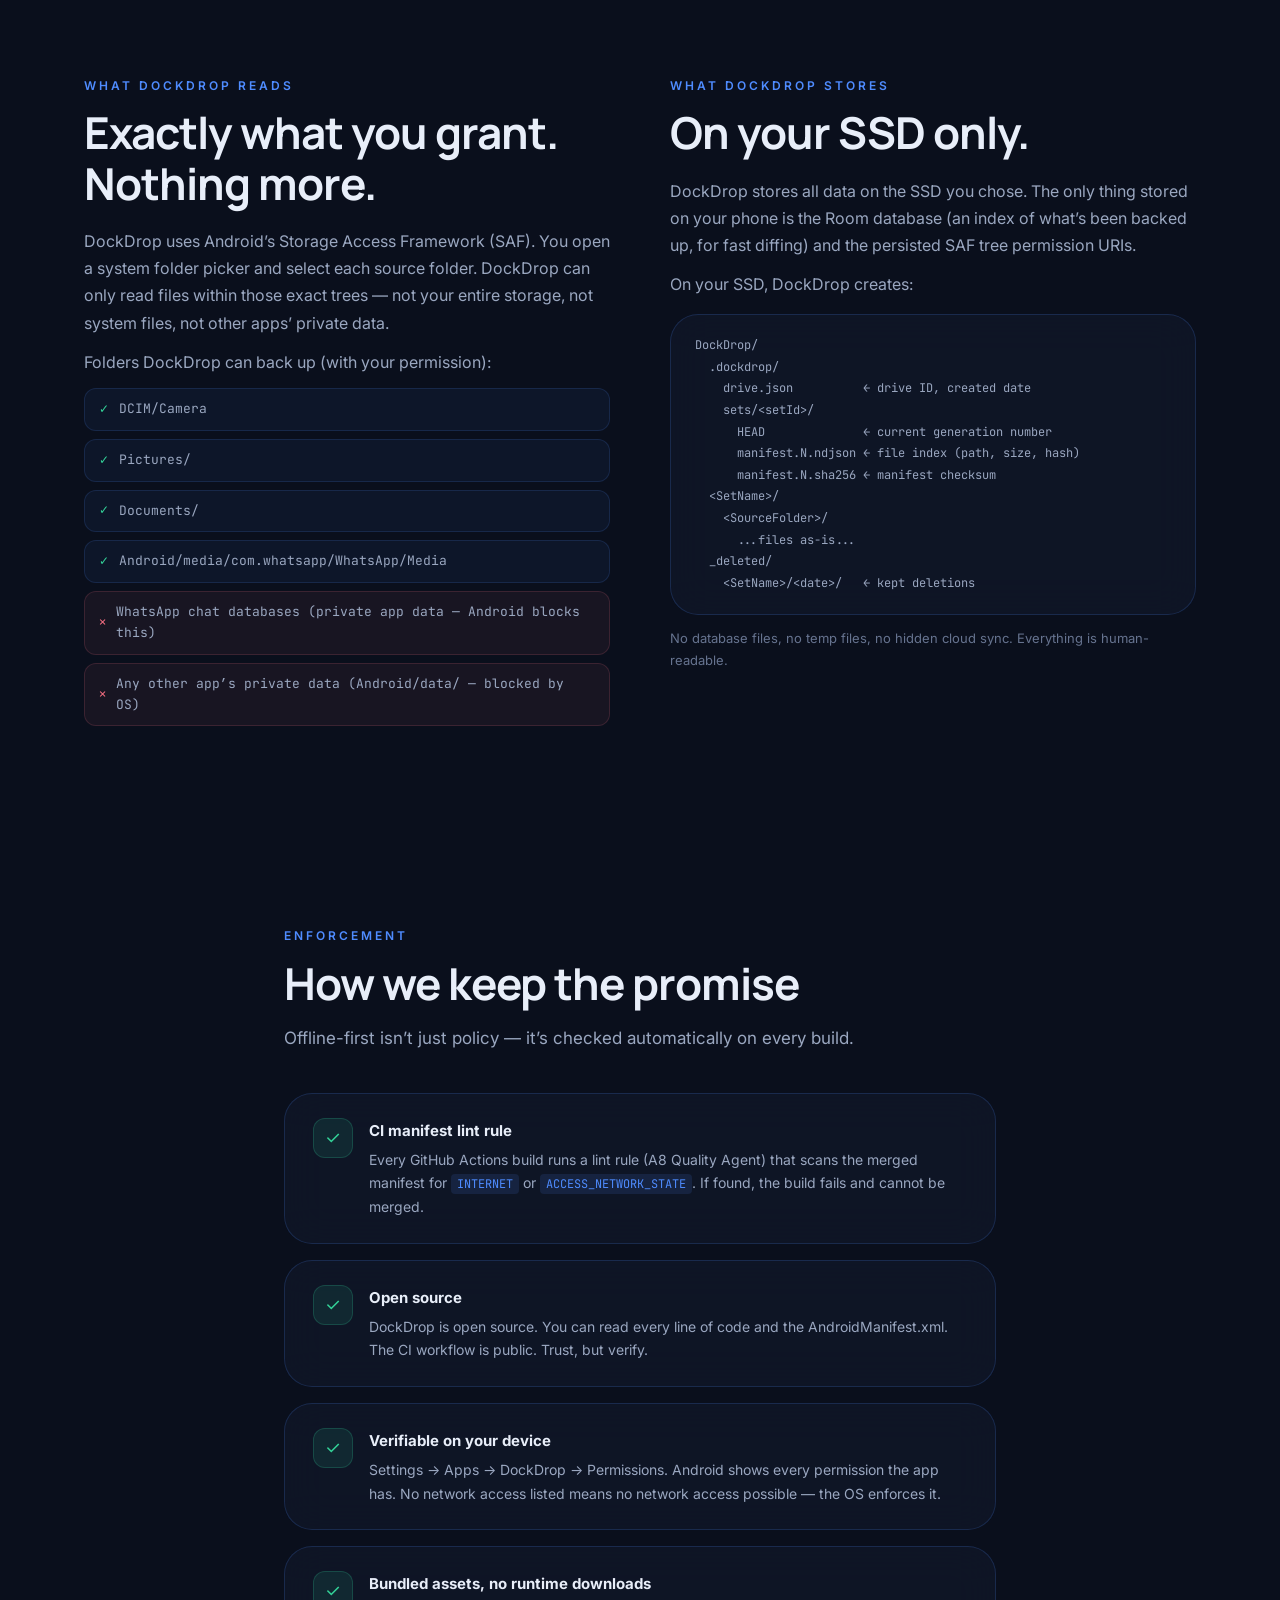
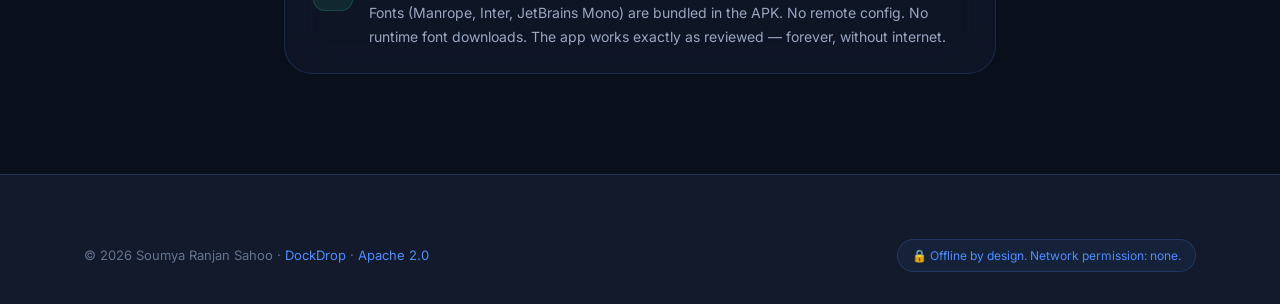
<file: docs/site/privacy.html>
<!DOCTYPE html>
<html lang="en">
<head>
  <meta charset="UTF-8" />
  <meta name="viewport" content="width=device-width, initial-scale=1.0" />
  <title>Privacy — DockDrop</title>
  <meta name="description" content="DockDrop has no internet permission, no analytics, no accounts. Your files never leave your phone and your SSD. Full privacy details." />
  <link rel="preconnect" href="https://fonts.googleapis.com" />
  <link rel="preconnect" href="https://fonts.gstatic.com" crossorigin />
  <link href="https://fonts.googleapis.com/css2?family=Manrope:wght@400;600;700;800&family=Inter:wght@400;500;600&family=JetBrains+Mono:wght@500&display=swap" rel="stylesheet" />
  <link rel="stylesheet" href="assets/css/style.css" />
</head>
<body>
  <nav class="nav" id="nav">
    <div class="nav-inner">
      <a href="index.html" class="nav-brand">
        <svg class="nav-icon" viewBox="0 0 40 40" fill="none"><rect x="10" y="14" width="20" height="22" rx="5" stroke="#4F8CFF" stroke-width="2.5"/><rect x="16" y="28" width="8" height="3" rx="1.5" fill="#4F8CFF"/><line x1="20" y1="6" x2="20" y2="14" stroke="#4F8CFF" stroke-width="2.5" stroke-linecap="round"/></svg>
        <span class="nav-wordmark">DockDrop</span>
      </a>
      <div class="nav-links">
        <a href="features.html">Features</a>
        <a href="how-it-works.html">How it works</a>
        <a href="privacy.html" style="color:var(--text-primary)">Privacy</a>
        <a href="faq.html">FAQ</a>
      </div>
      <a href="index.html#download" class="btn btn-sm btn-primary">Get the app</a>
      <button class="nav-toggle" id="navToggle" aria-label="Toggle menu"><span></span><span></span><span></span></button>
    </div>
    <div class="nav-mobile" id="navMobile">
      <a href="features.html">Features</a>
      <a href="how-it-works.html">How it works</a>
      <a href="privacy.html">Privacy</a>
      <a href="faq.html">FAQ</a>
      <a href="index.html#download" class="btn btn-primary">Get the app</a>
    </div>
  </nav>

  <!-- Hero -->
  <section class="section page-hero" style="background: radial-gradient(ellipse 80% 50% at 50% 0%, rgba(52,211,153,0.06) 0%, transparent 70%);">
    <div class="container">
      <div class="section-label">Privacy</div>
      <h1 class="section-title">Offline isn&rsquo;t a feature.<br /><span class="accent">It&rsquo;s the product.</span></h1>
      <p class="section-sub" style="margin:16px auto 0;">DockDrop has no internet permission. Your files go from your phone to your SSD. Nowhere else. Ever.</p>
    </div>
  </section>

  <!-- Permission table -->
  <section class="section">
    <div class="container">
      <div class="section-label">Android permissions</div>
      <h2 class="section-title" style="margin-bottom:16px">What DockDrop can and cannot do</h2>
      <p class="section-sub" style="margin-bottom:40px;">This is the actual AndroidManifest.xml permission set. You can verify it yourself.</p>
      <div class="glass-card reveal" style="padding:0; overflow:hidden;">
        <table class="permission-table">
          <thead>
            <tr>
              <th>Permission</th>
              <th>Status</th>
              <th>Why</th>
            </tr>
          </thead>
          <tbody>
            <tr>
              <td>INTERNET</td>
              <td><span class="status-chip chip-denied">&#10005; Not declared</span></td>
              <td style="font-family:var(--font-body); font-size:13px; color:var(--text-secondary);">No cloud. No analytics. No remote config. CI fails if this appears.</td>
            </tr>
            <tr>
              <td>ACCESS_NETWORK_STATE</td>
              <td><span class="status-chip chip-denied">&#10005; Not declared</span></td>
              <td style="font-family:var(--font-body); font-size:13px; color:var(--text-secondary);">Not needed. Not wanted. CI fails if this appears.</td>
            </tr>
            <tr>
              <td>FOREGROUND_SERVICE</td>
              <td><span class="status-chip chip-granted">&#10003; Declared</span></td>
              <td style="font-family:var(--font-body); font-size:13px; color:var(--text-secondary);">Required to keep the backup running while the screen is off. Type: dataSync. Only starts on your tap.</td>
            </tr>
            <tr>
              <td>FOREGROUND_SERVICE_DATA_SYNC</td>
              <td><span class="status-chip chip-granted">&#10003; Declared</span></td>
              <td style="font-family:var(--font-body); font-size:13px; color:var(--text-secondary);">The specific service type for data transfer. Declared in Play Console.</td>
            </tr>
            <tr>
              <td>POST_NOTIFICATIONS</td>
              <td><span class="status-chip chip-granted">&#10003; Runtime-requested</span></td>
              <td style="font-family:var(--font-body); font-size:13px; color:var(--text-secondary);">To show backup progress and &ldquo;Tap to back up&rdquo; notifications. Requested on first run; backup works without it.</td>
            </tr>
            <tr>
              <td>USB_PERMISSION (runtime)</td>
              <td><span class="status-chip chip-granted">&#10003; Runtime-requested</span></td>
              <td style="font-family:var(--font-body); font-size:13px; color:var(--text-secondary);">Android shows a system dialog: &ldquo;Allow DockDrop to access USB device?&rdquo; You grant it once per device.</td>
            </tr>
            <tr>
              <td>SAF tree permissions</td>
              <td><span class="status-chip chip-granted">&#10003; Per-folder via picker</span></td>
              <td style="font-family:var(--font-body); font-size:13px; color:var(--text-secondary);">Storage Access Framework. You pick each folder in the system folder picker. Android grants read/write access to that tree only.</td>
            </tr>
            <tr>
              <td>READ_MEDIA_IMAGES / VIDEO</td>
              <td><span class="status-chip chip-denied">&#10005; Not declared</span></td>
              <td style="font-family:var(--font-body); font-size:13px; color:var(--text-secondary);">Not needed. DockDrop uses SAF tree permissions instead, which are scoped to exactly the folders you grant.</td>
            </tr>
            <tr>
              <td>MANAGE_EXTERNAL_STORAGE</td>
              <td><span class="status-chip chip-denied">&#10005; Not declared</span></td>
              <td style="font-family:var(--font-body); font-size:13px; color:var(--text-secondary);">Not used in v1. DockDrop uses SAF only, which doesn&rsquo;t require this broad permission.</td>
            </tr>
            <tr>
              <td>READ_CONTACTS / CALL_LOG / SMS</td>
              <td><span class="status-chip chip-denied">&#10005; Not declared</span></td>
              <td style="font-family:var(--font-body); font-size:13px; color:var(--text-secondary);">DockDrop doesn&rsquo;t back up contacts, call logs, SMS, or app data. Never.</td>
            </tr>
          </tbody>
        </table>
      </div>
      <p style="margin-top:16px; font-size:13px; color:var(--text-tertiary); text-align:right;">
        Verify yourself: Settings &rarr; Apps &rarr; DockDrop &rarr; Permissions
      </p>
    </div>
  </section>

  <!-- What DockDrop reads -->
  <section class="section">
    <div class="container">
      <div class="how-layout" style="gap:60px; align-items:flex-start;">
        <div>
          <div class="section-label">What DockDrop reads</div>
          <h2 class="section-title" style="margin-bottom:20px">Exactly what you grant.<br />Nothing more.</h2>
          <p>DockDrop uses Android&rsquo;s Storage Access Framework (SAF). You open a system folder picker and select each source folder. DockDrop can only read files within those exact trees &mdash; not your entire storage, not system files, not other apps&rsquo; private data.</p>
          <p style="margin-top:12px">Folders DockDrop can back up (with your permission):</p>
          <ul style="margin-top:12px; display:flex; flex-direction:column; gap:8px; padding-left:0; list-style:none;">
            <li class="privacy-badge" style="display:flex; align-items:center; gap:10px; padding:10px 14px; border-radius:12px; background:rgba(79,140,255,0.06); border:1px solid rgba(79,140,255,0.15);">
              <span style="color:var(--seal);">&#10003;</span>
              <span style="font-family:var(--font-mono); font-size:13px; color:var(--text-secondary);">DCIM/Camera</span>
            </li>
            <li class="privacy-badge" style="display:flex; align-items:center; gap:10px; padding:10px 14px; border-radius:12px; background:rgba(79,140,255,0.06); border:1px solid rgba(79,140,255,0.15);">
              <span style="color:var(--seal);">&#10003;</span>
              <span style="font-family:var(--font-mono); font-size:13px; color:var(--text-secondary);">Pictures/</span>
            </li>
            <li class="privacy-badge" style="display:flex; align-items:center; gap:10px; padding:10px 14px; border-radius:12px; background:rgba(79,140,255,0.06); border:1px solid rgba(79,140,255,0.15);">
              <span style="color:var(--seal);">&#10003;</span>
              <span style="font-family:var(--font-mono); font-size:13px; color:var(--text-secondary);">Documents/</span>
            </li>
            <li class="privacy-badge" style="display:flex; align-items:center; gap:10px; padding:10px 14px; border-radius:12px; background:rgba(79,140,255,0.06); border:1px solid rgba(79,140,255,0.15);">
              <span style="color:var(--seal);">&#10003;</span>
              <span style="font-family:var(--font-mono); font-size:13px; color:var(--text-secondary);">Android/media/com.whatsapp/WhatsApp/Media</span>
            </li>
            <li class="privacy-badge" style="display:flex; align-items:center; gap:10px; padding:10px 14px; border-radius:12px; background:rgba(251,113,133,0.06); border:1px solid rgba(251,113,133,0.15);">
              <span style="color:var(--danger);">&#10005;</span>
              <span style="font-family:var(--font-mono); font-size:13px; color:var(--text-secondary);">WhatsApp chat databases (private app data &mdash; Android blocks this)</span>
            </li>
            <li class="privacy-badge" style="display:flex; align-items:center; gap:10px; padding:10px 14px; border-radius:12px; background:rgba(251,113,133,0.06); border:1px solid rgba(251,113,133,0.15);">
              <span style="color:var(--danger);">&#10005;</span>
              <span style="font-family:var(--font-mono); font-size:13px; color:var(--text-secondary);">Any other app&rsquo;s private data (Android/data/ &mdash; blocked by OS)</span>
            </li>
          </ul>
        </div>
        <div>
          <div class="section-label">What DockDrop stores</div>
          <h2 class="section-title" style="margin-bottom:20px">On your SSD only.</h2>
          <p>DockDrop stores all data on the SSD you chose. The only thing stored on your phone is the Room database (an index of what&rsquo;s been backed up, for fast diffing) and the persisted SAF tree permission URIs.</p>
          <p style="margin-top:12px">On your SSD, DockDrop creates:</p>
          <div class="glass-card" style="padding:20px 24px; margin-top:16px;">
            <pre style="font-family:var(--font-mono); font-size:12px; color:var(--text-secondary); white-space:pre-wrap; line-height:1.8;">DockDrop/
  .dockdrop/
    drive.json          &larr; drive ID, created date
    sets/&lt;setId&gt;/
      HEAD              &larr; current generation number
      manifest.N.ndjson &larr; file index (path, size, hash)
      manifest.N.sha256 &larr; manifest checksum
  &lt;SetName&gt;/
    &lt;SourceFolder&gt;/
      ...files as-is...
  _deleted/
    &lt;SetName&gt;/&lt;date&gt;/   &larr; kept deletions</pre>
          </div>
          <p style="margin-top:12px; font-size:13px; color:var(--text-tertiary);">No database files, no temp files, no hidden cloud sync. Everything is human-readable.</p>
        </div>
      </div>
    </div>
  </section>

  <!-- Enforcement -->
  <section class="section">
    <div class="container" style="max-width:760px;">
      <div class="section-label">Enforcement</div>
      <h2 class="section-title" style="margin-bottom:16px">How we keep the promise</h2>
      <p class="section-sub" style="margin-bottom:40px;">Offline-first isn&rsquo;t just policy &mdash; it&rsquo;s checked automatically on every build.</p>
      <div style="display:flex; flex-direction:column; gap:16px;">
        <div class="glass-card reveal" style="padding:24px 28px; display:flex; align-items:flex-start; gap:16px;">
          <div style="width:40px; height:40px; border-radius:12px; background:rgba(52,211,153,0.1); border:1px solid rgba(52,211,153,0.2); color:var(--seal); display:flex; align-items:center; justify-content:center; font-size:18px; flex-shrink:0;">&#10003;</div>
          <div>
            <strong style="color:var(--text-primary); font-size:15px;">CI manifest lint rule</strong>
            <p style="margin-top:4px; font-size:14px;">Every GitHub Actions build runs a lint rule (A8 Quality Agent) that scans the merged manifest for <code>INTERNET</code> or <code>ACCESS_NETWORK_STATE</code>. If found, the build fails and cannot be merged.</p>
          </div>
        </div>
        <div class="glass-card reveal" style="padding:24px 28px; display:flex; align-items:flex-start; gap:16px;">
          <div style="width:40px; height:40px; border-radius:12px; background:rgba(52,211,153,0.1); border:1px solid rgba(52,211,153,0.2); color:var(--seal); display:flex; align-items:center; justify-content:center; font-size:18px; flex-shrink:0;">&#10003;</div>
          <div>
            <strong style="color:var(--text-primary); font-size:15px;">Open source</strong>
            <p style="margin-top:4px; font-size:14px;">DockDrop is open source. You can read <a href="https://github.com/i-soumya18/DockDrop">every line of code</a> and the AndroidManifest.xml. The CI workflow is public. Trust, but verify.</p>
          </div>
        </div>
        <div class="glass-card reveal" style="padding:24px 28px; display:flex; align-items:flex-start; gap:16px;">
          <div style="width:40px; height:40px; border-radius:12px; background:rgba(52,211,153,0.1); border:1px solid rgba(52,211,153,0.2); color:var(--seal); display:flex; align-items:center; justify-content:center; font-size:18px; flex-shrink:0;">&#10003;</div>
          <div>
            <strong style="color:var(--text-primary); font-size:15px;">Verifiable on your device</strong>
            <p style="margin-top:4px; font-size:14px;">Settings &rarr; Apps &rarr; DockDrop &rarr; Permissions. Android shows every permission the app has. No network access listed means no network access possible &mdash; the OS enforces it.</p>
          </div>
        </div>
        <div class="glass-card reveal" style="padding:24px 28px; display:flex; align-items:flex-start; gap:16px;">
          <div style="width:40px; height:40px; border-radius:12px; background:rgba(52,211,153,0.1); border:1px solid rgba(52,211,153,0.2); color:var(--seal); display:flex; align-items:center; justify-content:center; font-size:18px; flex-shrink:0;">&#10003;</div>
          <div>
            <strong style="color:var(--text-primary); font-size:15px;">Bundled assets, no runtime downloads</strong>
            <p style="margin-top:4px; font-size:14px;">Fonts (Manrope, Inter, JetBrains Mono) are bundled in the APK. No remote config. No runtime font downloads. The app works exactly as reviewed &mdash; forever, without internet.</p>
          </div>
        </div>
      </div>
    </div>
  </section>

  <footer class="footer">
    <div class="container">
      <div class="footer-bottom">
        <p class="footer-copy">&copy; 2026 Soumya Ranjan Sahoo &middot; <a href="index.html">DockDrop</a> &middot; <a href="https://github.com/i-soumya18/DockDrop/blob/main/LICENSE">Apache 2.0</a></p>
        <div class="footer-trust-chip">&#128274; Offline by design. Network permission: none.</div>
      </div>
    </div>
  </footer>

  <script src="assets/js/main.js"></script>
</body>
</html>
</file>
<file: docs/site/assets/css/style.css>
/* =========================================================
   DockDrop — Landing Site Stylesheet
   Design tokens from DESIGN.md (dark theme primary)
   ========================================================= */

/* ── Reset & Base ─────────────────────────────────────── */
*, *::before, *::after { box-sizing: border-box; margin: 0; padding: 0; }

:root {
  --bg:             #0A0F1C;
  --surface:        #121A2B;
  --surface-raised: #1A2338;
  --outline:        #28334D;
  --text-primary:   #E8EEF9;
  --text-secondary: #9AA7C0;
  --text-tertiary:  #66738F;
  --dock:           #4F8CFF;
  --on-dock:        #06122B;
  --seal:           #34D399;
  --attention:      #FBBF24;
  --danger:         #FB7185;
  --purple:         #A78BFA;
  --teal:           #2DD4BF;

  /* Glass */
  --glass-bg:      rgba(18, 26, 43, 0.65);
  --glass-border:  rgba(79, 140, 255, 0.18);
  --glass-blur:    20px;

  /* Type */
  --font-display: 'Manrope', system-ui, sans-serif;
  --font-body:    'Inter', system-ui, sans-serif;
  --font-mono:    'JetBrains Mono', monospace;

  /* Radii */
  --r-sm: 12px; --r-md: 20px; --r-lg: 28px; --r-sheet: 32px;
}

html { scroll-behavior: smooth; }

body {
  font-family: var(--font-body);
  background: var(--bg);
  color: var(--text-primary);
  line-height: 1.6;
  overflow-x: hidden;
  -webkit-font-smoothing: antialiased;
}

a { color: inherit; text-decoration: none; transition: color 0.2s; }
a:hover { color: var(--dock); }
img { display: block; max-width: 100%; }
code { font-family: var(--font-mono); font-size: 0.85em; color: var(--dock); background: rgba(79,140,255,0.12); padding: 2px 6px; border-radius: 4px; }
p { color: var(--text-secondary); line-height: 1.7; }
p + p { margin-top: 0.75rem; }

/* ── Layout ────────────────────────────────────────────── */
.container {
  max-width: 1160px;
  margin: 0 auto;
  padding: 0 24px;
}

.section {
  padding: 100px 0;
}

/* ── Glassmorphism Card ─────────────────────────────────── */
.glass-card {
  background: var(--glass-bg);
  backdrop-filter: blur(var(--glass-blur));
  -webkit-backdrop-filter: blur(var(--glass-blur));
  border: 1px solid var(--glass-border);
  border-radius: var(--r-lg);
}

/* ── Buttons ────────────────────────────────────────────── */
.btn {
  display: inline-flex;
  align-items: center;
  gap: 8px;
  font-family: var(--font-body);
  font-weight: 600;
  font-size: 15px;
  border-radius: 14px;
  padding: 13px 24px;
  cursor: pointer;
  border: none;
  transition: transform 0.15s, opacity 0.15s, box-shadow 0.2s;
  text-decoration: none;
  white-space: nowrap;
}
.btn:hover { transform: translateY(-2px); }
.btn:active { transform: translateY(0px); }

.btn-primary {
  background: var(--dock);
  color: var(--on-dock);
  box-shadow: 0 4px 24px rgba(79,140,255,0.35);
}
.btn-primary:hover { box-shadow: 0 8px 32px rgba(79,140,255,0.5); color: var(--on-dock); }

.btn-ghost {
  background: rgba(79,140,255,0.08);
  color: var(--dock);
  border: 1px solid rgba(79,140,255,0.25);
}
.btn-ghost:hover { background: rgba(79,140,255,0.14); color: var(--dock); }

.btn-sm { padding: 9px 18px; font-size: 13px; border-radius: 10px; }
.btn-lg { padding: 16px 32px; font-size: 16px; border-radius: 16px; }

/* ── Nav ─────────────────────────────────────────────────── */
.nav {
  position: fixed;
  top: 0; left: 0; right: 0;
  z-index: 100;
  background: rgba(10, 15, 28, 0.75);
  backdrop-filter: blur(20px);
  -webkit-backdrop-filter: blur(20px);
  border-bottom: 1px solid var(--outline);
  transition: all 0.3s;
}
.nav.scrolled { background: rgba(10,15,28,0.95); }

.nav-inner {
  max-width: 1160px;
  margin: 0 auto;
  padding: 0 24px;
  height: 64px;
  display: flex;
  align-items: center;
  gap: 32px;
}

.nav-brand {
  display: flex;
  align-items: center;
  gap: 10px;
  text-decoration: none;
}
.nav-icon { width: 32px; height: 32px; flex-shrink: 0; }
.nav-wordmark {
  font-family: var(--font-display);
  font-weight: 700;
  font-size: 18px;
  color: var(--text-primary);
  letter-spacing: -0.3px;
}

.nav-links {
  display: flex;
  gap: 4px;
  margin-left: auto;
}
.nav-links a {
  color: var(--text-secondary);
  font-size: 14px;
  font-weight: 500;
  padding: 6px 14px;
  border-radius: 8px;
  transition: all 0.2s;
}
.nav-links a:hover { color: var(--text-primary); background: var(--surface-raised); }

.nav-toggle {
  display: none;
  flex-direction: column;
  gap: 5px;
  padding: 8px;
  background: none;
  border: none;
  cursor: pointer;
  margin-left: auto;
}
.nav-toggle span {
  display: block;
  width: 22px;
  height: 2px;
  background: var(--text-primary);
  border-radius: 2px;
  transition: all 0.3s;
}

.nav-mobile {
  display: none;
  flex-direction: column;
  gap: 4px;
  padding: 12px 24px 20px;
  border-top: 1px solid var(--outline);
}
.nav-mobile a {
  color: var(--text-secondary);
  font-size: 15px;
  font-weight: 500;
  padding: 12px 0;
  border-bottom: 1px solid rgba(40,51,77,0.5);
}
.nav-mobile.open { display: flex; }

@media (max-width: 768px) {
  .nav-links, .nav .btn { display: none; }
  .nav-toggle { display: flex; }
}

/* ── Hero ─────────────────────────────────────────────── */
.hero {
  position: relative;
  min-height: 100vh;
  display: flex;
  align-items: center;
  padding: 120px 0 80px;
  overflow: hidden;
}

.hero-bg {
  position: absolute;
  inset: 0;
  overflow: hidden;
  pointer-events: none;
}

.orb {
  position: absolute;
  border-radius: 50%;
  filter: blur(80px);
  opacity: 0.35;
  animation: float 8s ease-in-out infinite;
}
.orb-1 { width: 600px; height: 600px; background: radial-gradient(circle, #4F8CFF, transparent 70%); top: -150px; left: -100px; animation-delay: 0s; }
.orb-2 { width: 400px; height: 400px; background: radial-gradient(circle, #A78BFA, transparent 70%); top: 20%; right: -50px; animation-delay: 3s; }
.orb-3 { width: 350px; height: 350px; background: radial-gradient(circle, #34D399, transparent 70%); bottom: 0; left: 40%; animation-delay: 6s; opacity: 0.2; }
.orb-dl { width: 500px; height: 500px; background: radial-gradient(circle, #4F8CFF, transparent 70%); top: -100px; right: -100px; animation-delay: 2s; opacity: 0.2; position: absolute; border-radius: 50%; filter: blur(80px); }

@keyframes float {
  0%, 100% { transform: translateY(0px) scale(1); }
  50% { transform: translateY(-30px) scale(1.05); }
}

.grid-overlay {
  position: absolute;
  inset: 0;
  background-image:
    linear-gradient(rgba(79,140,255,0.04) 1px, transparent 1px),
    linear-gradient(90deg, rgba(79,140,255,0.04) 1px, transparent 1px);
  background-size: 60px 60px;
  mask-image: radial-gradient(ellipse 80% 80% at 50% 50%, black 0%, transparent 100%);
}

.hero-content {
  position: relative;
  z-index: 2;
  max-width: 600px;
}

.glass-badge {
  display: inline-flex;
  align-items: center;
  gap: 8px;
  padding: 8px 16px;
  border-radius: 99px;
  font-size: 13px;
  font-weight: 500;
  color: var(--text-secondary);
  margin-bottom: 28px;
  border: 1px solid var(--glass-border);
  background: rgba(18,26,43,0.7);
  backdrop-filter: blur(12px);
}
.badge-dot {
  width: 8px; height: 8px;
  border-radius: 50%;
  background: var(--seal);
  box-shadow: 0 0 8px var(--seal);
  animation: pulse 2s ease-in-out infinite;
}
@keyframes pulse {
  0%, 100% { opacity: 1; box-shadow: 0 0 8px var(--seal); }
  50% { opacity: 0.6; box-shadow: 0 0 4px var(--seal); }
}

.hero-title {
  font-family: var(--font-display);
  font-size: clamp(38px, 6vw, 62px);
  font-weight: 800;
  line-height: 1.1;
  letter-spacing: -1.5px;
  color: var(--text-primary);
  margin-bottom: 20px;
}

.accent { color: var(--dock); }
.sealed-word { color: var(--seal); font-weight: 600; }

.hero-sub {
  font-size: 18px;
  line-height: 1.65;
  color: var(--text-secondary);
  margin-bottom: 36px;
  max-width: 520px;
}

.hero-actions {
  display: flex;
  gap: 12px;
  flex-wrap: wrap;
  margin-bottom: 16px;
}

.hero-note {
  font-size: 13px;
  color: var(--text-tertiary);
}

/* Hero Phone Mockup */
.hero-mockup {
  position: absolute;
  right: max(5%, calc(50% - 560px + 24px));
  top: 50%;
  transform: translateY(-45%);
  z-index: 2;
  display: flex;
  flex-direction: column;
  align-items: center;
}

.phone-frame {
  width: 240px;
  border-radius: 32px;
  overflow: hidden;
  padding: 4px;
  box-shadow: 0 32px 80px rgba(0,0,0,0.6), 0 0 0 1px var(--glass-border), 0 0 60px rgba(79,140,255,0.15);
}
.phone-screen {
  width: 100%;
  border-radius: 28px;
  display: block;
}

.phone-badge {
  position: absolute;
  display: flex;
  align-items: center;
  gap: 6px;
  padding: 8px 14px;
  border-radius: 99px;
  font-size: 12px;
  font-weight: 500;
  white-space: nowrap;
  animation: slideIn 0.6s ease both;
}
.badge-seal { top: 20%; right: -80px; color: var(--seal); border-color: rgba(52,211,153,0.25); }
.badge-speed { top: 50%; right: -90px; color: var(--dock); animation-delay: 0.4s; }
.badge-check { color: var(--seal); font-size: 14px; }
.badge-bolt { color: var(--dock); font-size: 14px; }

@keyframes slideIn {
  from { opacity: 0; transform: translateX(20px); }
  to   { opacity: 1; transform: translateX(0); }
}

@media (max-width: 1024px) {
  .hero { flex-direction: column; align-items: flex-start; }
  .hero-mockup {
    position: relative;
    right: auto; top: auto;
    transform: none;
    margin: 48px auto 0;
    width: 220px;
  }
  .phone-badge { display: none; }
  .hero-content { max-width: 100%; }
}

/* ── Trust Bar ──────────────────────────────────────────── */
.trust-bar {
  background: var(--surface);
  border-top: 1px solid var(--outline);
  border-bottom: 1px solid var(--outline);
  padding: 20px 0;
}
.trust-items {
  display: flex;
  align-items: center;
  justify-content: space-around;
  gap: 24px;
  flex-wrap: wrap;
}
.trust-item {
  display: flex;
  align-items: center;
  gap: 8px;
  font-size: 13px;
  font-weight: 500;
  color: var(--text-secondary);
}
.trust-icon { font-size: 16px; color: var(--dock); }
.seal-color { color: var(--seal) !important; }
.attn-color { color: var(--attention) !important; }

/* ── Section Headers ────────────────────────────────────── */
.section-label {
  font-family: var(--font-body);
  font-size: 12px;
  font-weight: 600;
  letter-spacing: 3px;
  text-transform: uppercase;
  color: var(--dock);
  margin-bottom: 12px;
}

.section-title {
  font-family: var(--font-display);
  font-size: clamp(28px, 4vw, 44px);
  font-weight: 700;
  letter-spacing: -1px;
  line-height: 1.15;
  color: var(--text-primary);
  margin-bottom: 16px;
}

.section-sub {
  font-size: 17px;
  color: var(--text-secondary);
  max-width: 600px;
  margin-bottom: 56px;
}

/* ── Features Grid ──────────────────────────────────────── */
.features-grid {
  display: grid;
  grid-template-columns: repeat(3, 1fr);
  gap: 16px;
}

.feature-card {
  padding: 32px;
  transition: transform 0.3s, box-shadow 0.3s;
  position: relative;
  overflow: hidden;
}
.feature-card::before {
  content: '';
  position: absolute;
  inset: 0;
  border-radius: inherit;
  background: radial-gradient(circle at 30% 20%, rgba(79,140,255,0.06) 0%, transparent 60%);
  pointer-events: none;
}
.feature-card:hover {
  transform: translateY(-4px);
  box-shadow: 0 16px 40px rgba(0,0,0,0.4), 0 0 0 1px rgba(79,140,255,0.2);
}

.feature-card-lg { grid-column: span 1; }

.feature-card-dark {
  background: rgba(79,140,255,0.07);
  border-color: rgba(79,140,255,0.25);
}

.feature-icon-wrap {
  width: 48px;
  height: 48px;
  border-radius: 14px;
  background: rgba(79,140,255,0.12);
  color: var(--dock);
  display: flex;
  align-items: center;
  justify-content: center;
  font-size: 22px;
  margin-bottom: 20px;
  border: 1px solid rgba(79,140,255,0.2);
}
.seal-bg { background: rgba(52,211,153,0.1); border-color: rgba(52,211,153,0.2); color: var(--seal); }
.purple-icon { background: rgba(167,139,250,0.1); border-color: rgba(167,139,250,0.2); color: var(--purple); }
.teal-icon { background: rgba(45,212,191,0.1); border-color: rgba(45,212,191,0.2); color: var(--teal); }
.attn-icon { background: rgba(251,191,36,0.1); border-color: rgba(251,191,36,0.2); color: var(--attention); }

.feature-title {
  font-family: var(--font-display);
  font-size: 18px;
  font-weight: 700;
  color: var(--text-primary);
  margin-bottom: 10px;
}
.feature-desc { font-size: 14px; color: var(--text-secondary); line-height: 1.65; }
.feature-chip {
  display: inline-block;
  margin-top: 16px;
  padding: 5px 12px;
  border-radius: 8px;
  font-family: var(--font-mono);
  font-size: 11px;
  color: var(--seal);
  background: rgba(52,211,153,0.1);
  border: 1px solid rgba(52,211,153,0.2);
}

@media (max-width: 900px) {
  .features-grid { grid-template-columns: repeat(2, 1fr); }
}
@media (max-width: 560px) {
  .features-grid { grid-template-columns: 1fr; }
}

/* ── How it works ─────────────────────────────────────── */
.how-preview { background: linear-gradient(180deg, transparent, rgba(79,140,255,0.04), transparent); }

.how-layout {
  display: grid;
  grid-template-columns: 1fr 1fr;
  gap: 80px;
  align-items: center;
}

.steps { display: flex; flex-direction: column; gap: 0; margin: 36px 0 36px; }
.step {
  display: flex;
  gap: 16px;
  padding: 20px 0;
  border-bottom: 1px solid var(--outline);
}
.step:last-child { border-bottom: none; }
.step-num {
  width: 36px;
  height: 36px;
  border-radius: 50%;
  background: rgba(79,140,255,0.12);
  border: 1px solid rgba(79,140,255,0.3);
  color: var(--dock);
  font-family: var(--font-display);
  font-weight: 700;
  font-size: 14px;
  display: flex;
  align-items: center;
  justify-content: center;
  flex-shrink: 0;
}
.step-seal {
  background: rgba(52,211,153,0.12);
  border-color: rgba(52,211,153,0.3);
  color: var(--seal);
}
.step-body strong { font-size: 15px; color: var(--text-primary); display: block; margin-bottom: 4px; }
.step-body p { font-size: 14px; }
.step-seal-text { color: var(--seal) !important; }

/* Screen stack */
.how-screens { position: relative; }
.screen-stack { position: relative; width: 260px; margin: 0 auto; }
.screen-card { overflow: hidden; border-radius: 28px; box-shadow: 0 24px 60px rgba(0,0,0,0.5); }
.screen-card img { width: 100%; display: block; border-radius: 24px; }
.screen-front { position: relative; z-index: 2; }
.screen-back {
  position: absolute;
  width: 200px;
  right: -40px;
  top: 60px;
  z-index: 1;
  opacity: 0.7;
  transform: rotate(6deg);
}

@media (max-width: 768px) {
  .how-layout { grid-template-columns: 1fr; gap: 48px; }
  .how-screens { display: none; }
}

/* ── Receipt Demo ─────────────────────────────────────── */
.receipts-section { text-align: center; }
.receipt-demo {
  max-width: 540px;
  margin: 0 auto;
  padding: 32px;
  text-align: left;
  position: relative;
  border-top: 3px solid var(--seal);
}
.receipt-demo::before {
  content: '';
  position: absolute;
  top: -1px;
  left: 10%;
  right: 10%;
  height: 3px;
  background: repeating-linear-gradient(
    90deg,
    transparent,
    transparent 6px,
    var(--bg) 6px,
    var(--bg) 10px
  );
}
.receipt-header {
  display: flex;
  align-items: center;
  gap: 16px;
  margin-bottom: 24px;
}
.receipt-seal-icon {
  width: 48px;
  height: 48px;
  border-radius: 50%;
  background: rgba(52,211,153,0.15);
  border: 2px solid rgba(52,211,153,0.4);
  display: flex;
  align-items: center;
  justify-content: center;
  font-size: 22px;
  color: var(--seal);
  flex-shrink: 0;
}
.receipt-title {
  font-family: var(--font-display);
  font-size: 22px;
  font-weight: 700;
  color: var(--seal);
}
.receipt-sub { font-size: 13px; color: var(--text-tertiary); }
.receipt-stamp {
  margin-left: auto;
  padding: 6px 14px;
  border: 2px solid var(--seal);
  border-radius: 6px;
  color: var(--seal);
  font-family: var(--font-mono);
  font-size: 11px;
  font-weight: 500;
  letter-spacing: 2px;
  transform: rotate(-4deg);
  opacity: 0.8;
}
.receipt-row {
  display: flex;
  justify-content: space-between;
  align-items: baseline;
  gap: 16px;
  padding: 10px 0;
  border-bottom: 1px solid var(--outline);
}
.receipt-row:last-of-type { border-bottom: none; }
.receipt-label { font-size: 13px; color: var(--text-tertiary); }
.receipt-val { font-size: 14px; color: var(--text-primary); }
.mono { font-family: var(--font-mono); }
.receipt-divider { height: 1px; background: var(--outline); margin: 16px 0; }
.receipt-note {
  font-size: 13px;
  color: var(--seal);
  display: flex;
  align-items: center;
  gap: 8px;
  padding: 4px 0;
}

/* ── Privacy Section ──────────────────────────────────── */
.privacy-layout {
  display: grid;
  grid-template-columns: 1fr 1fr;
  gap: 80px;
  align-items: center;
}
.privacy-visual {
  padding: 40px 32px;
  text-align: center;
  display: flex;
  flex-direction: column;
  align-items: center;
  gap: 24px;
}
.privacy-icon-ring {
  width: 80px;
  height: 80px;
  border-radius: 50%;
  background: rgba(79,140,255,0.1);
  border: 2px solid rgba(79,140,255,0.25);
  display: flex;
  align-items: center;
  justify-content: center;
  font-size: 36px;
  color: var(--dock);
  box-shadow: 0 0 40px rgba(79,140,255,0.2);
}
.privacy-badge-list { display: flex; flex-direction: column; gap: 10px; width: 100%; }
.privacy-badge {
  display: flex;
  align-items: center;
  gap: 12px;
  padding: 10px 14px;
  border-radius: var(--r-sm);
  background: rgba(251,113,133,0.06);
  border: 1px solid rgba(251,113,133,0.15);
}
.privacy-badge-icon {
  width: 24px; height: 24px;
  border-radius: 50%;
  display: flex;
  align-items: center;
  justify-content: center;
  font-size: 11px;
  font-weight: 700;
  flex-shrink: 0;
}
.deny { background: rgba(251,113,133,0.15); color: var(--danger); border: 1px solid rgba(251,113,133,0.3); }
.privacy-badge span { font-family: var(--font-mono); font-size: 12px; color: var(--text-secondary); }
.privacy-caption { font-size: 11px; color: var(--text-tertiary); font-family: var(--font-mono); text-align: center; }

.privacy-text { display: flex; flex-direction: column; gap: 16px; }
.privacy-text .section-label { margin-bottom: 4px; }
.privacy-text .section-title { margin-bottom: 0; }
.privacy-text p { font-size: 15px; }
.privacy-text .btn { align-self: flex-start; margin-top: 8px; }

@media (max-width: 768px) {
  .privacy-layout { grid-template-columns: 1fr; gap: 48px; }
}

/* ── Download Section ─────────────────────────────────── */
.download-section { position: relative; }
.download-inner {
  display: grid;
  grid-template-columns: 1fr 1fr;
  gap: 60px;
  align-items: center;
  padding: 60px;
  overflow: hidden;
  position: relative;
  border: 1px solid rgba(79,140,255,0.2);
}
.download-text .section-title { margin-bottom: 12px; }
.download-text .section-sub { margin-bottom: 32px; font-size: 15px; }
.download-actions { display: flex; gap: 12px; flex-wrap: wrap; margin-bottom: 20px; }
.download-note { font-size: 12px; color: var(--text-tertiary); }
.download-img { border-radius: var(--r-md); box-shadow: 0 20px 60px rgba(0,0,0,0.5); }

@media (max-width: 768px) {
  .download-inner { grid-template-columns: 1fr; padding: 32px 24px; gap: 40px; }
  .download-visual { display: none; }
}

/* ── Footer ───────────────────────────────────────────── */
.footer {
  background: var(--surface);
  border-top: 1px solid var(--outline);
  padding: 64px 0 32px;
}
.footer-top {
  display: grid;
  grid-template-columns: 1fr 1fr;
  gap: 60px;
  padding-bottom: 48px;
  border-bottom: 1px solid var(--outline);
  margin-bottom: 32px;
}
.footer-brand {
  display: flex;
  flex-direction: column;
  gap: 10px;
}
.footer-brand .nav-brand { gap: 10px; }
.footer-tagline { font-size: 14px; color: var(--text-tertiary); max-width: 280px; }
.footer-links-grid { display: flex; gap: 60px; }
.footer-col { display: flex; flex-direction: column; gap: 10px; }
.footer-col-title { font-size: 11px; font-weight: 600; letter-spacing: 2px; text-transform: uppercase; color: var(--text-tertiary); margin-bottom: 4px; }
.footer-col a { font-size: 14px; color: var(--text-secondary); transition: color 0.2s; }
.footer-col a:hover { color: var(--dock); }
.footer-bottom { display: flex; align-items: center; justify-content: space-between; gap: 16px; flex-wrap: wrap; }
.footer-copy { font-size: 13px; color: var(--text-tertiary); }
.footer-copy a { color: var(--dock); }
.footer-trust-chip {
  font-size: 12px;
  color: var(--dock);
  background: rgba(79,140,255,0.07);
  border: 1px solid rgba(79,140,255,0.2);
  padding: 6px 14px;
  border-radius: 99px;
  display: flex;
  align-items: center;
  gap: 6px;
}

@media (max-width: 768px) {
  .footer-top { grid-template-columns: 1fr; gap: 40px; }
  .footer-links-grid { gap: 32px; flex-wrap: wrap; }
  .footer-bottom { flex-direction: column; align-items: flex-start; }
}

/* ── Reveal Animation ─────────────────────────────────── */
.reveal {
  opacity: 0;
  transform: translateY(28px);
  transition: opacity 0.65s ease, transform 0.65s ease;
}
.reveal.visible {
  opacity: 1;
  transform: translateY(0);
}

/* ── Page-specific: features.html ────────────────────── */
.page-hero {
  padding: 140px 0 80px;
  text-align: center;
}
.page-hero .section-label { display: block; margin-bottom: 12px; }
.page-hero .section-title { font-size: clamp(32px, 5vw, 54px); }
.page-hero .section-sub { margin: 16px auto 0; }

/* ── Page-specific: how-it-works ────────────────────── */
.steps-full { display: flex; flex-direction: column; gap: 48px; max-width: 720px; margin: 0 auto; }
.step-full {
  display: grid;
  grid-template-columns: 80px 1fr;
  gap: 28px;
  align-items: flex-start;
}
.step-full-num {
  width: 64px; height: 64px;
  border-radius: 50%;
  background: rgba(79,140,255,0.1);
  border: 2px solid rgba(79,140,255,0.3);
  color: var(--dock);
  font-family: var(--font-display);
  font-size: 24px;
  font-weight: 800;
  display: flex;
  align-items: center;
  justify-content: center;
  flex-shrink: 0;
  margin-top: 4px;
}
.step-full-num.seal { background: rgba(52,211,153,0.1); border-color: rgba(52,211,153,0.3); color: var(--seal); }
.step-full-body h3 { font-family: var(--font-display); font-size: 22px; font-weight: 700; color: var(--text-primary); margin-bottom: 10px; }
.step-full-body p { font-size: 15px; line-height: 1.7; }
.step-full-body .detail-chip { display: inline-flex; align-items: center; gap: 6px; margin-top: 14px; padding: 6px 14px; border-radius: 8px; font-family: var(--font-mono); font-size: 12px; color: var(--dock); background: rgba(79,140,255,0.08); border: 1px solid rgba(79,140,255,0.2); }
.connector { width: 2px; height: 32px; background: linear-gradient(to bottom, rgba(79,140,255,0.4), rgba(79,140,255,0)); margin: 4px auto 0; margin-left: 39px; }

/* ── Page-specific: privacy ──────────────────────────── */
.permission-table { width: 100%; border-collapse: collapse; }
.permission-table th { text-align: left; font-size: 12px; font-weight: 600; letter-spacing: 2px; text-transform: uppercase; color: var(--text-tertiary); padding: 12px 16px; border-bottom: 1px solid var(--outline); }
.permission-table td { padding: 14px 16px; border-bottom: 1px solid rgba(40,51,77,0.5); font-size: 14px; font-family: var(--font-mono); color: var(--text-secondary); }
.permission-table tr:hover td { background: rgba(79,140,255,0.03); }
.status-chip { display: inline-flex; align-items: center; gap: 6px; padding: 3px 10px; border-radius: 6px; font-size: 11px; font-weight: 600; }
.chip-denied { background: rgba(251,113,133,0.1); color: var(--danger); border: 1px solid rgba(251,113,133,0.25); }
.chip-granted { background: rgba(52,211,153,0.1); color: var(--seal); border: 1px solid rgba(52,211,153,0.25); }

/* ── Page-specific: FAQ ───────────────────────────────── */
.faq-list { max-width: 720px; margin: 0 auto; display: flex; flex-direction: column; gap: 4px; }
.faq-item {
  border: 1px solid var(--outline);
  border-radius: var(--r-md);
  overflow: hidden;
  transition: border-color 0.2s;
}
.faq-item.open { border-color: rgba(79,140,255,0.35); }
.faq-q {
  display: flex;
  justify-content: space-between;
  align-items: center;
  gap: 16px;
  padding: 20px 24px;
  cursor: pointer;
  font-family: var(--font-display);
  font-size: 16px;
  font-weight: 600;
  color: var(--text-primary);
  user-select: none;
  background: var(--surface);
  transition: background 0.2s;
}
.faq-q:hover { background: var(--surface-raised); }
.faq-arrow { font-size: 18px; color: var(--dock); transition: transform 0.3s; flex-shrink: 0; }
.faq-item.open .faq-arrow { transform: rotate(180deg); }
.faq-a {
  max-height: 0;
  overflow: hidden;
  transition: max-height 0.4s ease, padding 0.3s;
  padding: 0 24px;
  background: rgba(79,140,255,0.03);
}
.faq-item.open .faq-a { max-height: 400px; padding: 16px 24px 24px; }
.faq-a p { font-size: 15px; line-height: 1.7; color: var(--text-secondary); }
</file>
